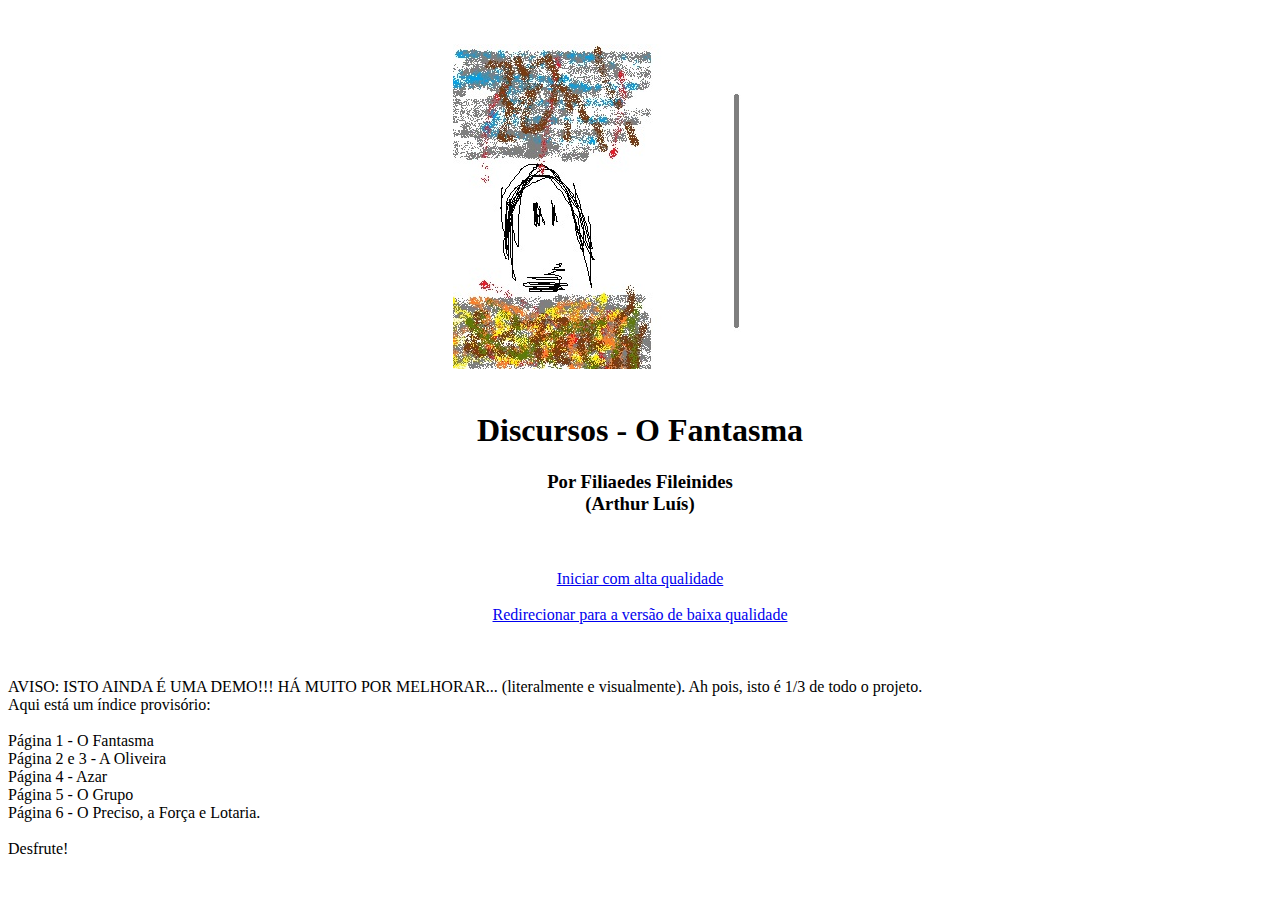
<file: index.html>
<!doctype html>
<html>
<head>
<meta charset="utf-8">
	
	<link rel="icon" type="image/x-icon" href="Capa e texto/favicon.ico">
	
<title>index</title>

<link href="css/estilos.css" rel="stylesheet" type="text/css">
	
</head>

<body>
	
	<center>
		
		<br>
		
		<br>
		
	<img src="Capa e texto/O FANTASMA.jpg" width="375" height="325" alt=""/>
		
		<br>
		
		<br>
		
		<h1> Discursos - O Fantasma </h1>
		
		<h3> Por Filiaedes Fileinides <br> (Arthur Luís) </h3>
		
		
		<br>
		
		<br>
		
		<a href="O Fantasma.html"> Iniciar com alta qualidade </a>

		<br>
		<br>

		<a href="index baixa qualidade.html"> Redirecionar para a versão de baixa qualidade </a>

		
		<br>
		
		<br>
		
	</center>

	<br>

	<br>
	
AVISO: ISTO AINDA É UMA DEMO!!! HÁ MUITO POR MELHORAR... (literalmente e visualmente).
Ah pois, isto é 1/3 de todo o projeto.
<br>
Aqui está um índice provisório:
<br>
<br>
Página 1 - O Fantasma
<br>
Página 2 e 3 - A Oliveira
<br>
Página 4 - Azar
<br>
Página 5 - O Grupo
<br>
Página 6 - O Preciso, a Força e Lotaria.

<br>
<br>
Desfrute!

</body>
</html>
</file>
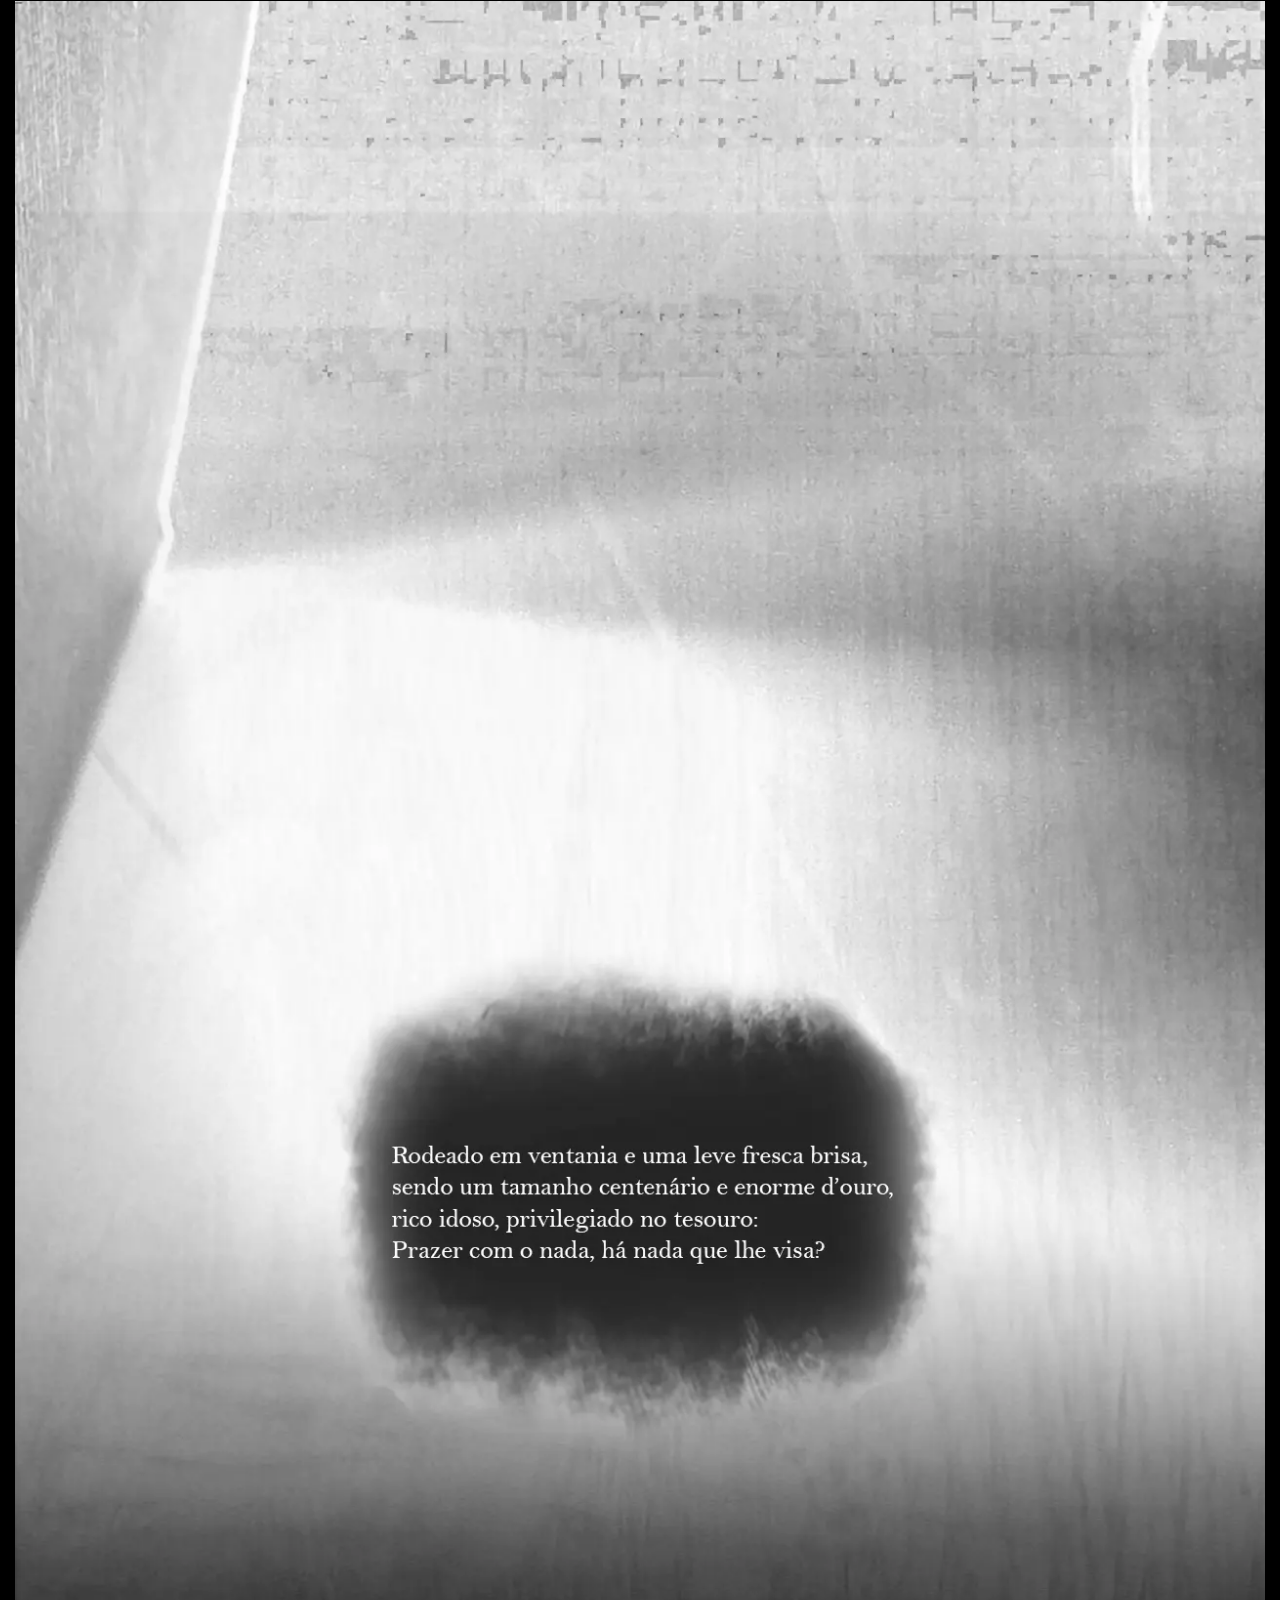
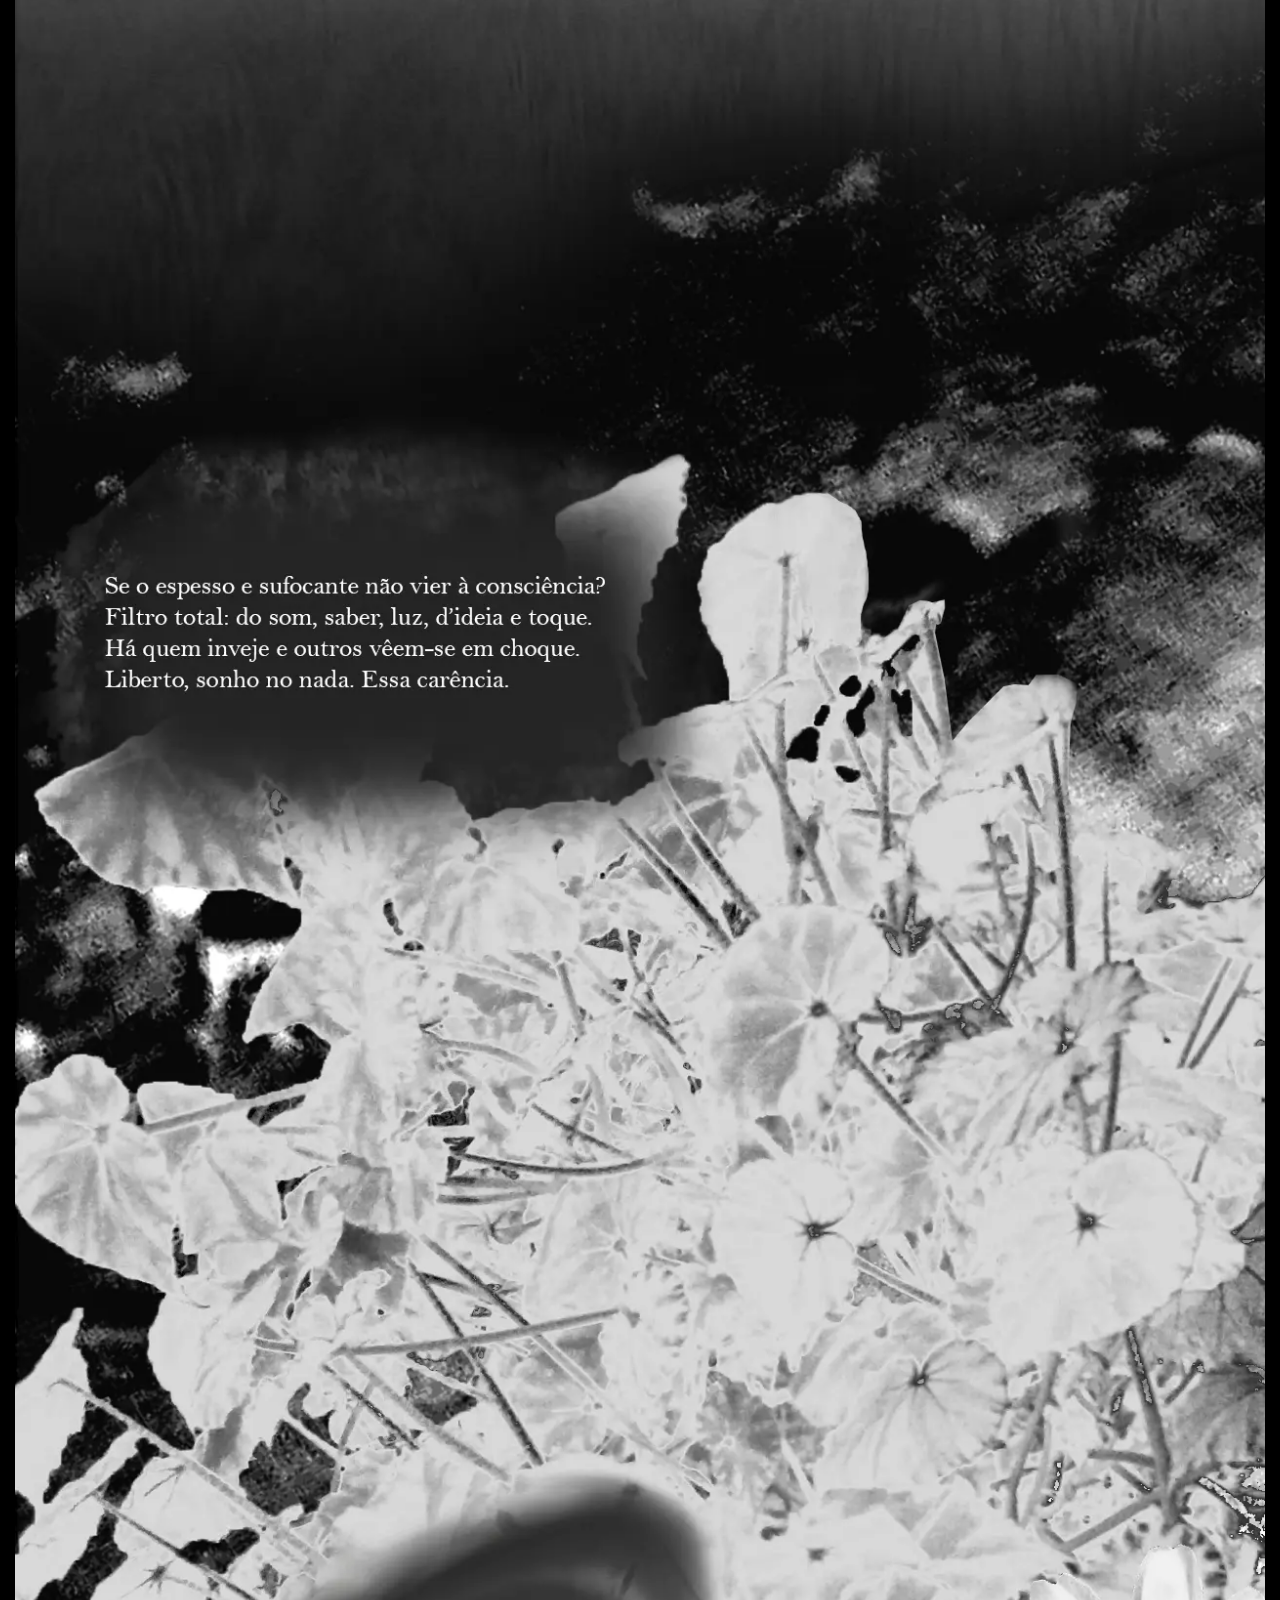
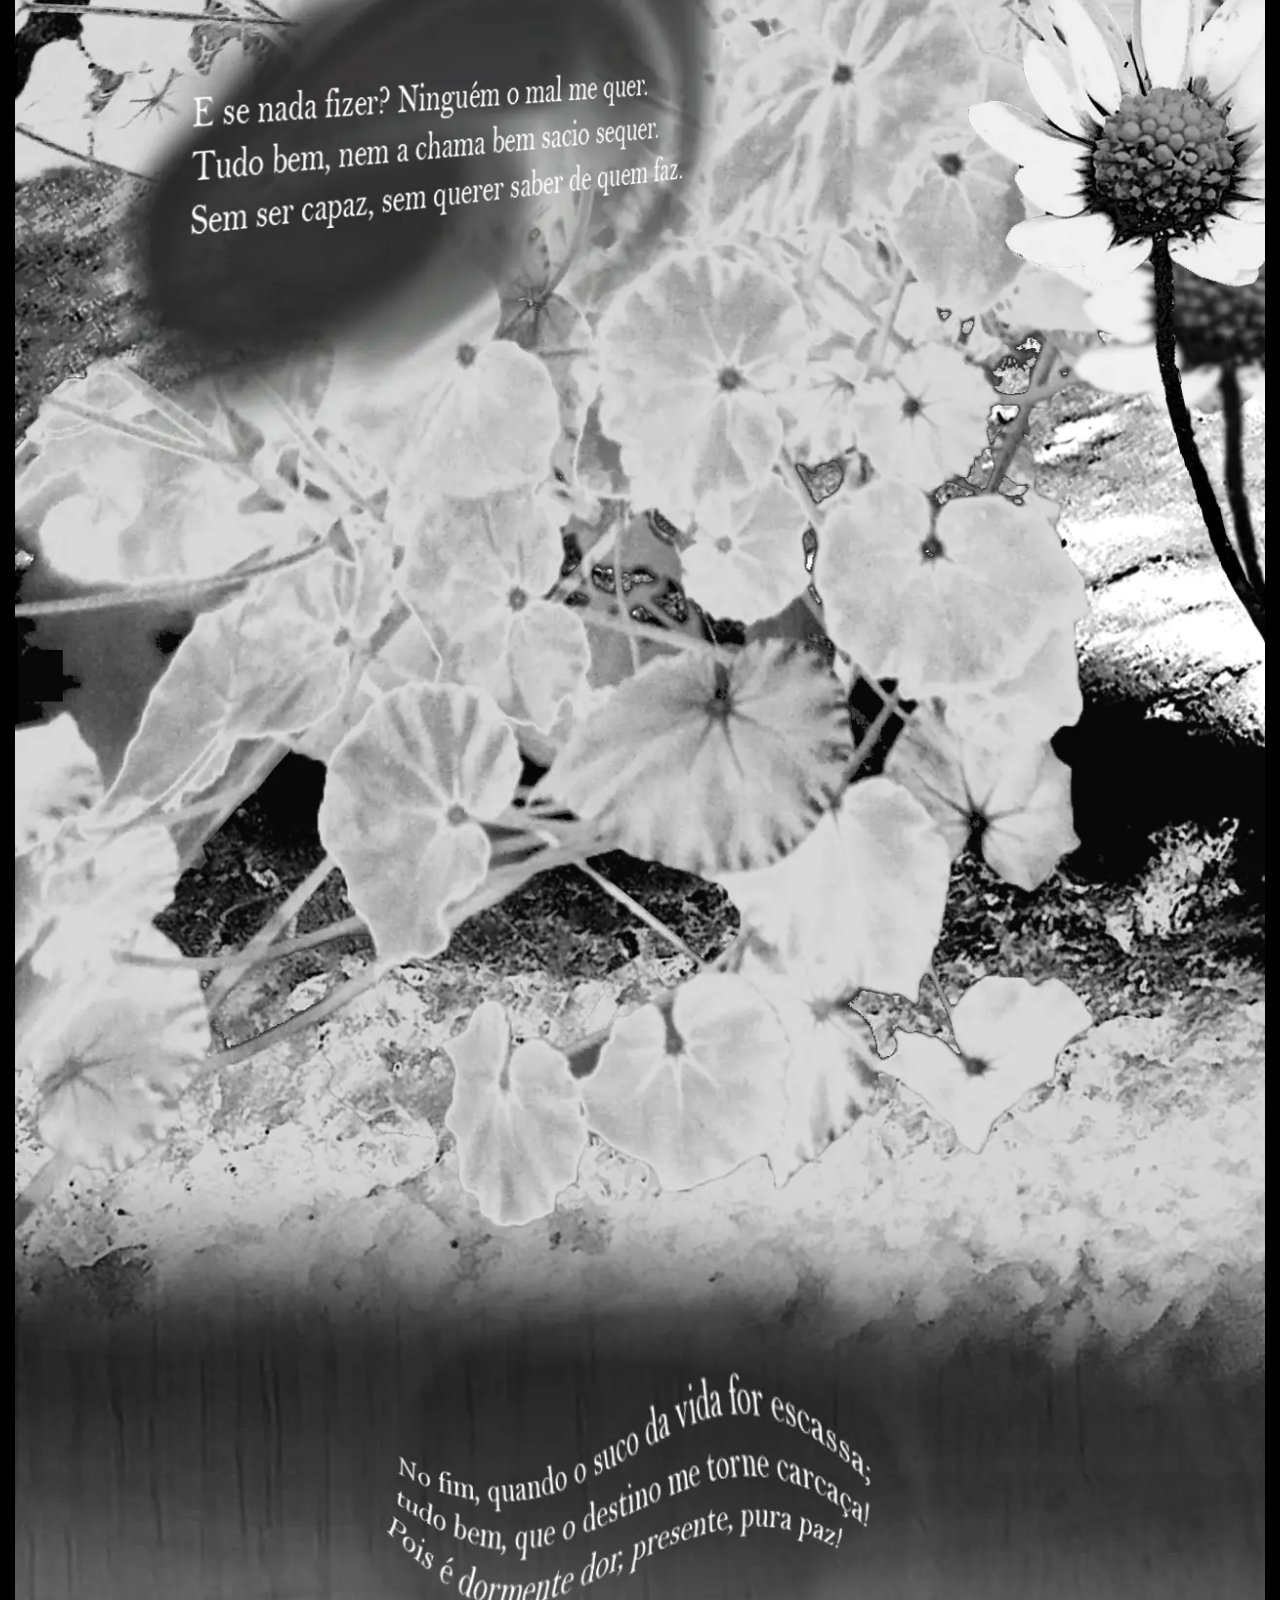
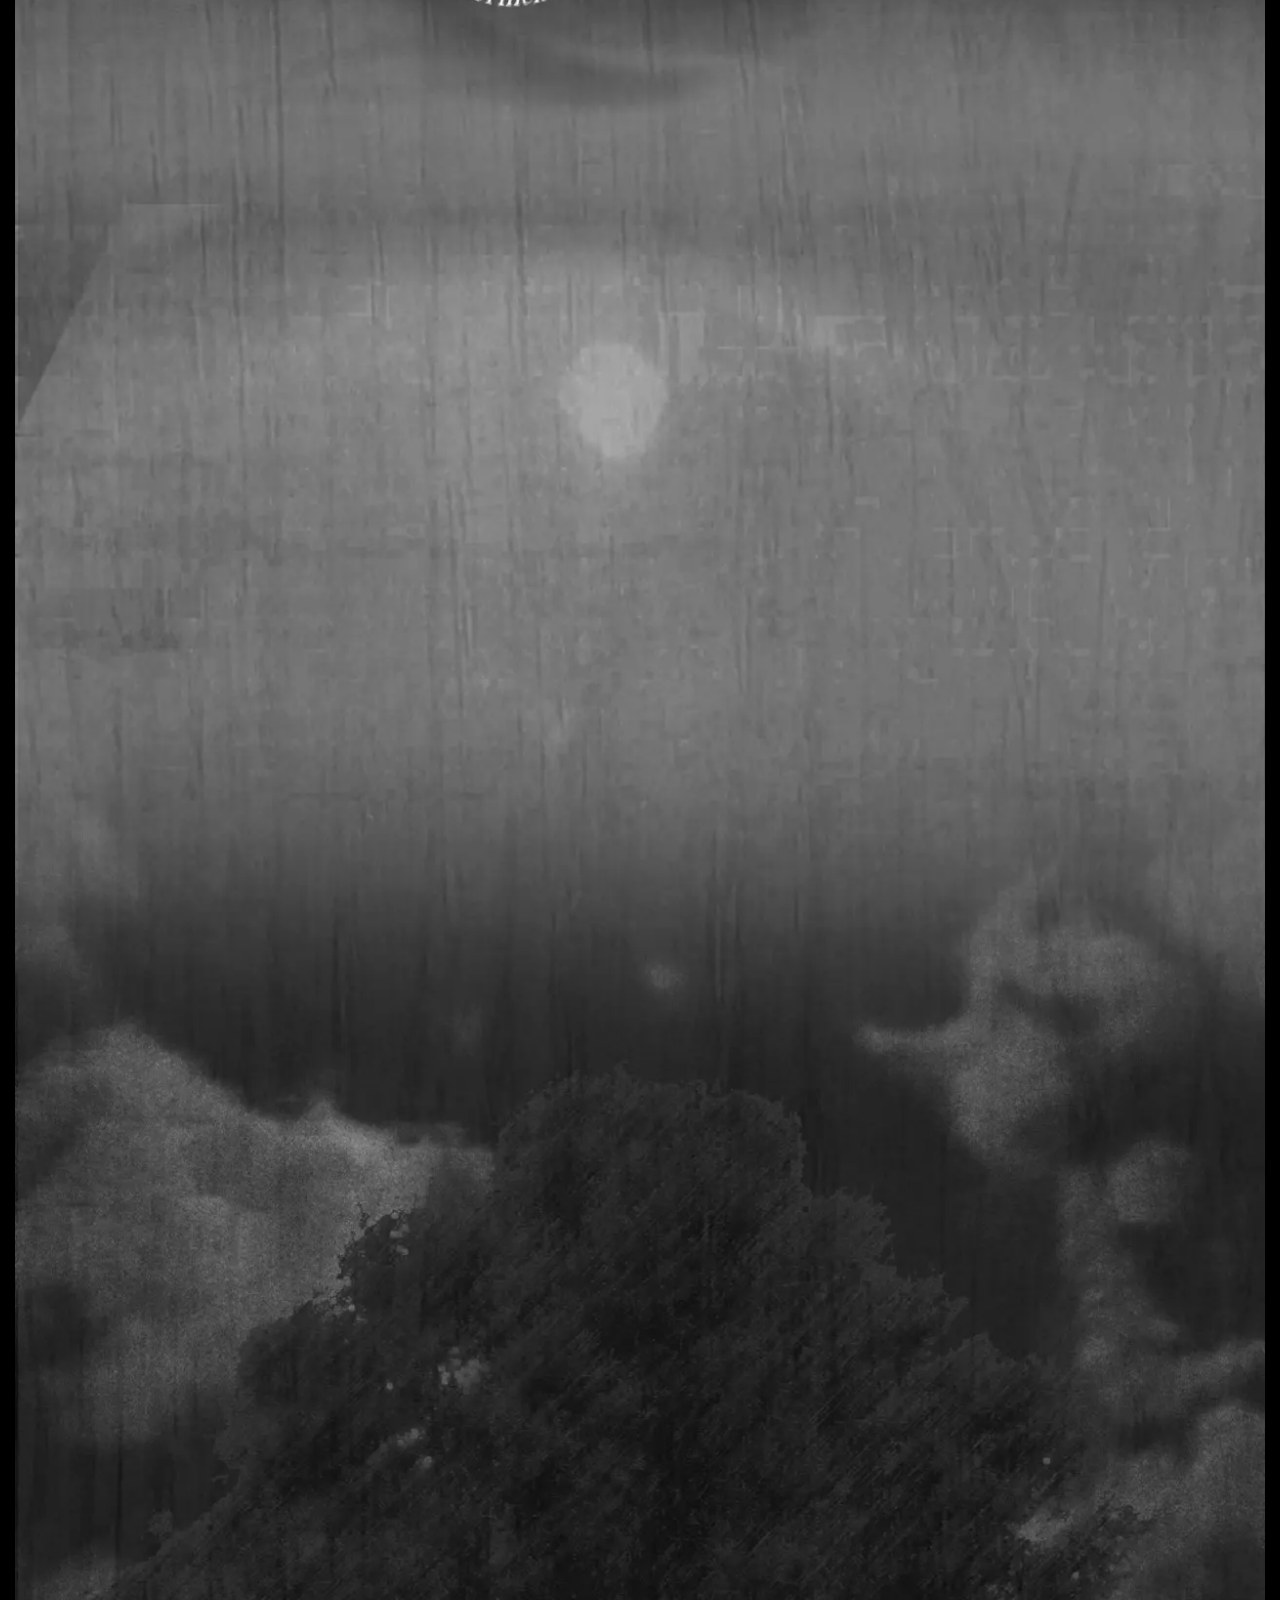
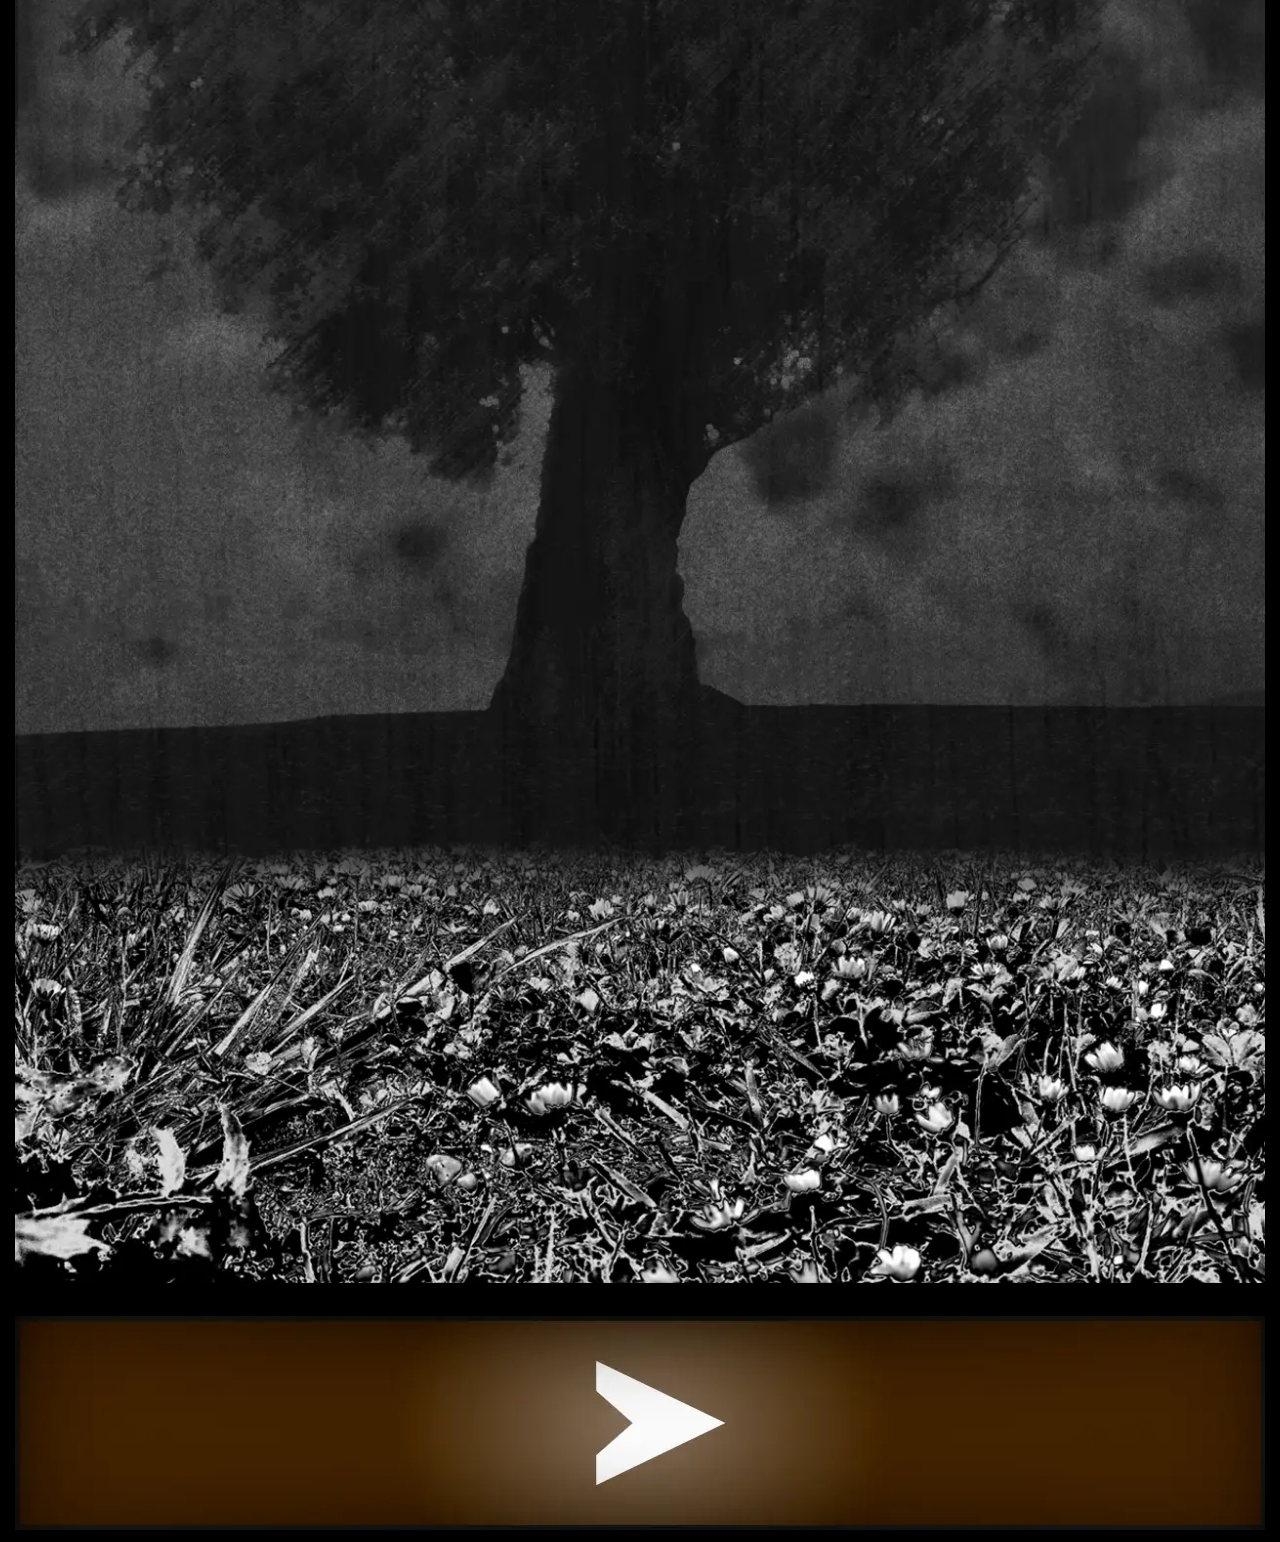
<file: A_OLIVEIRA parte 1 baixa qualidade.html>
<!doctype html>

<html>
	
<head>
	
<meta charset="utf-8">

<link rel="icon" type="image/x-icon" href="Capa e texto/favicon.ico">

<title>A OLIVEIRA parte 1</title>
	
<link href="css/estilos.css" rel="stylesheet" type="text/css">
	
		<style>
	
		body {background-color: #000000};
		
	</style>
	
</head>

<body>

	<center>
	  
  <div class="discurso">
	
	<img src="image/A OLIVEIRA parte 1.webp" width="1250" height="" alt=""/>
		
	</div>
		
		<br>
		
		<br>
	
		<a href="A_OLIVEIRA parte 2 baixa qualidade.html"><img src="image/botão.webp" width="1250" height="214" alt=""/></a>
		
		<br>
		
</center>
	
</body>
	
</html>
</file>
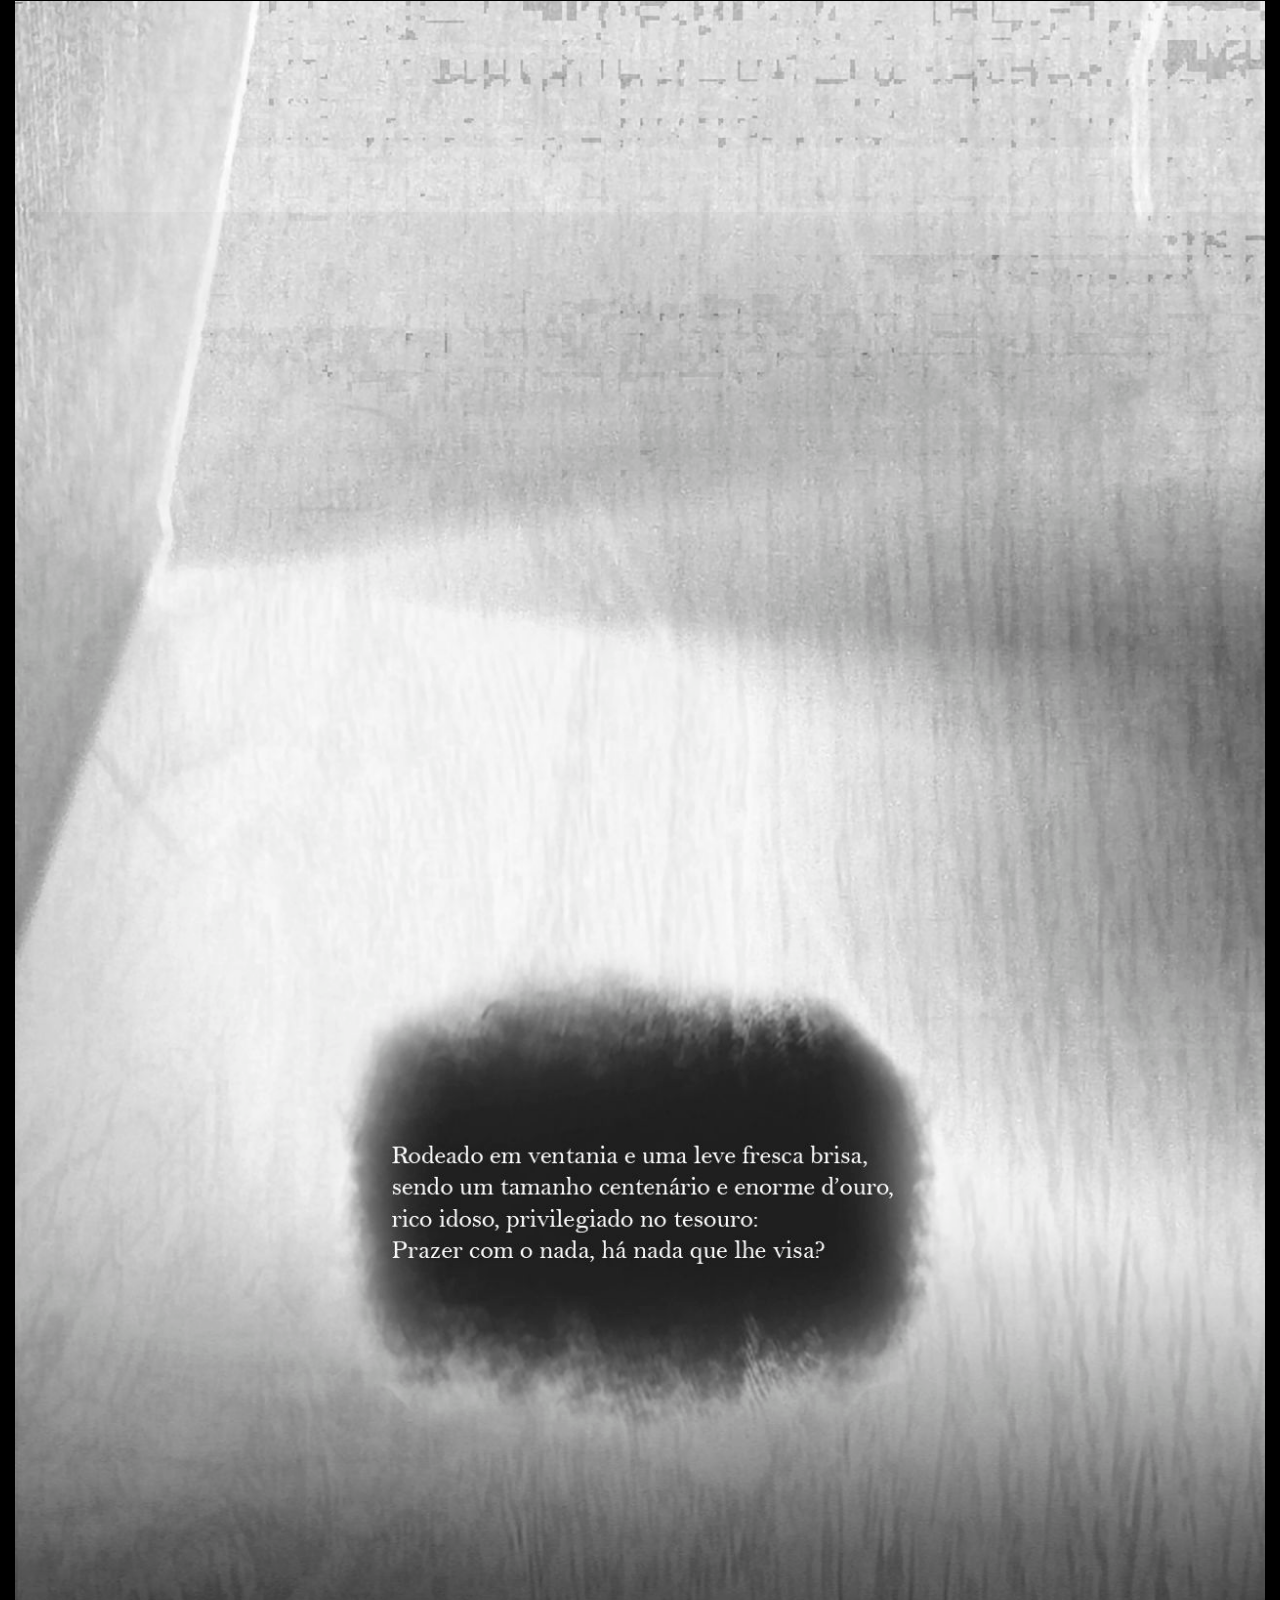
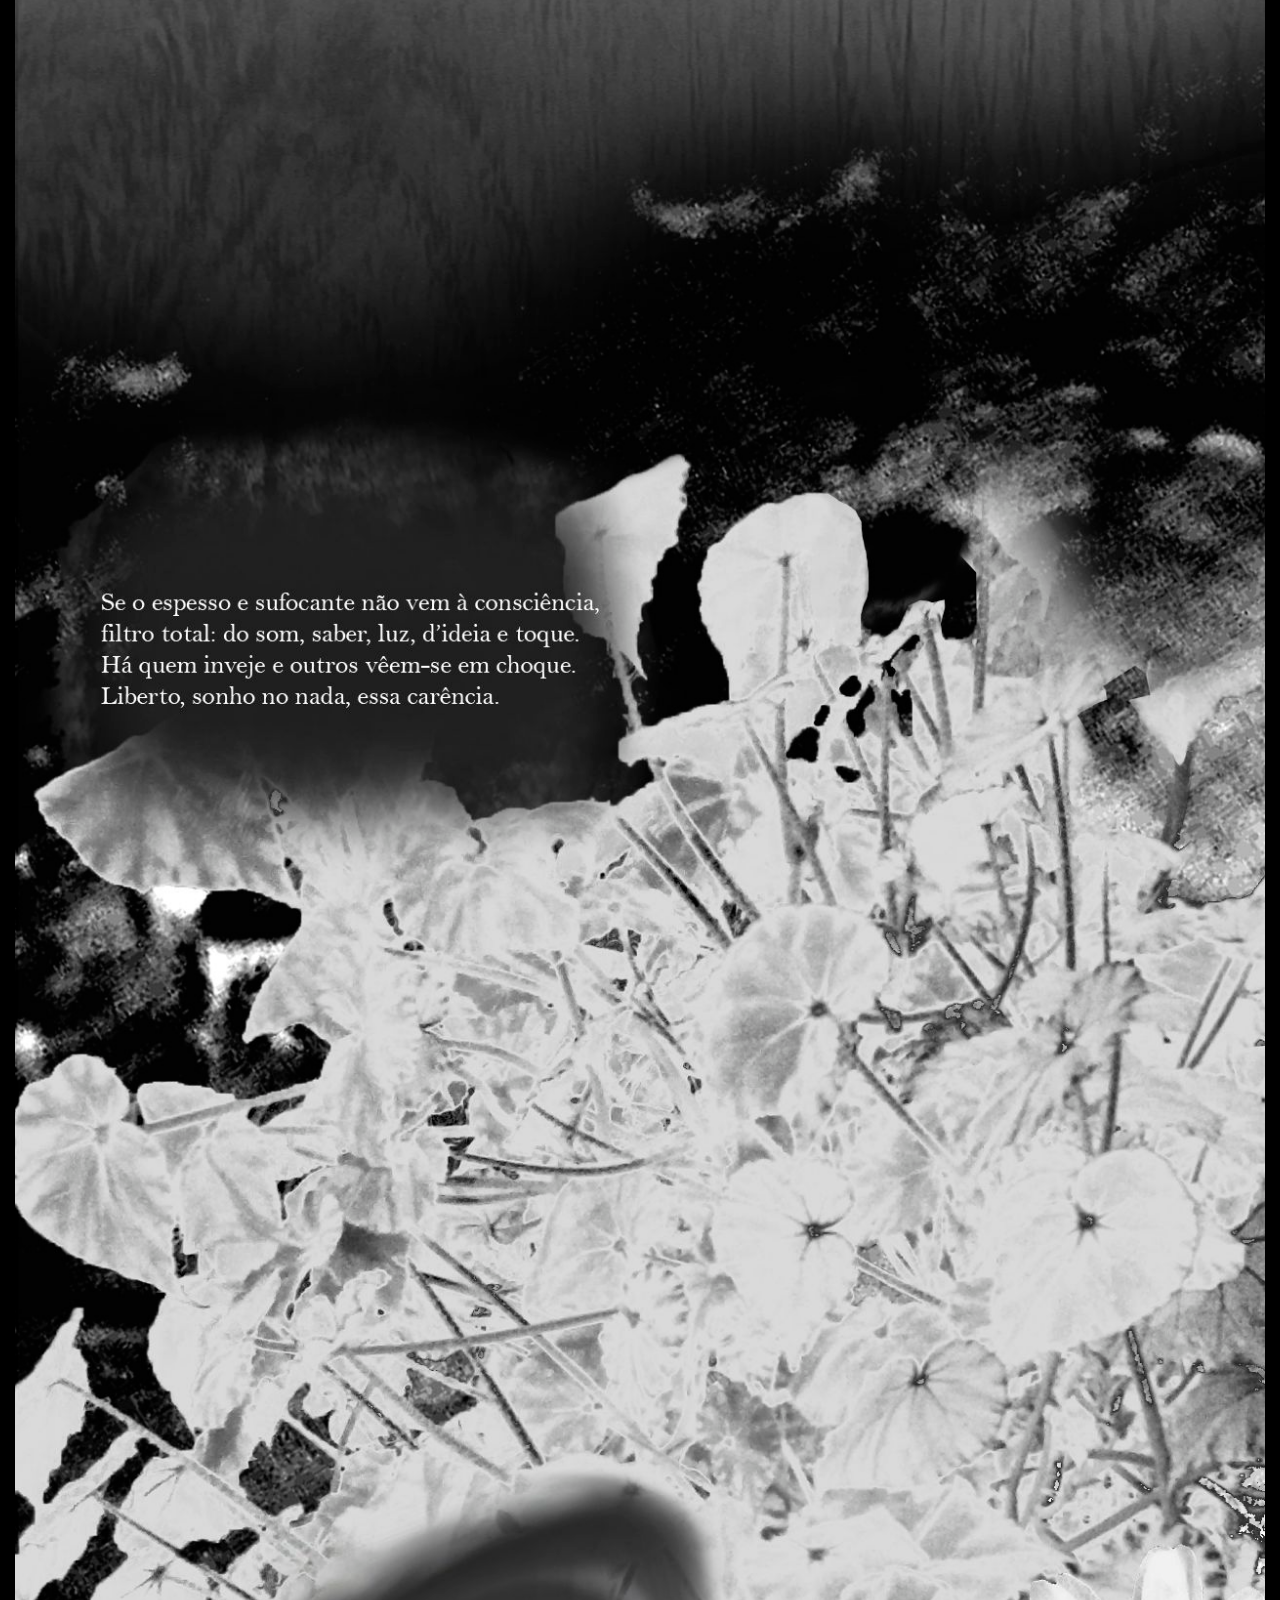
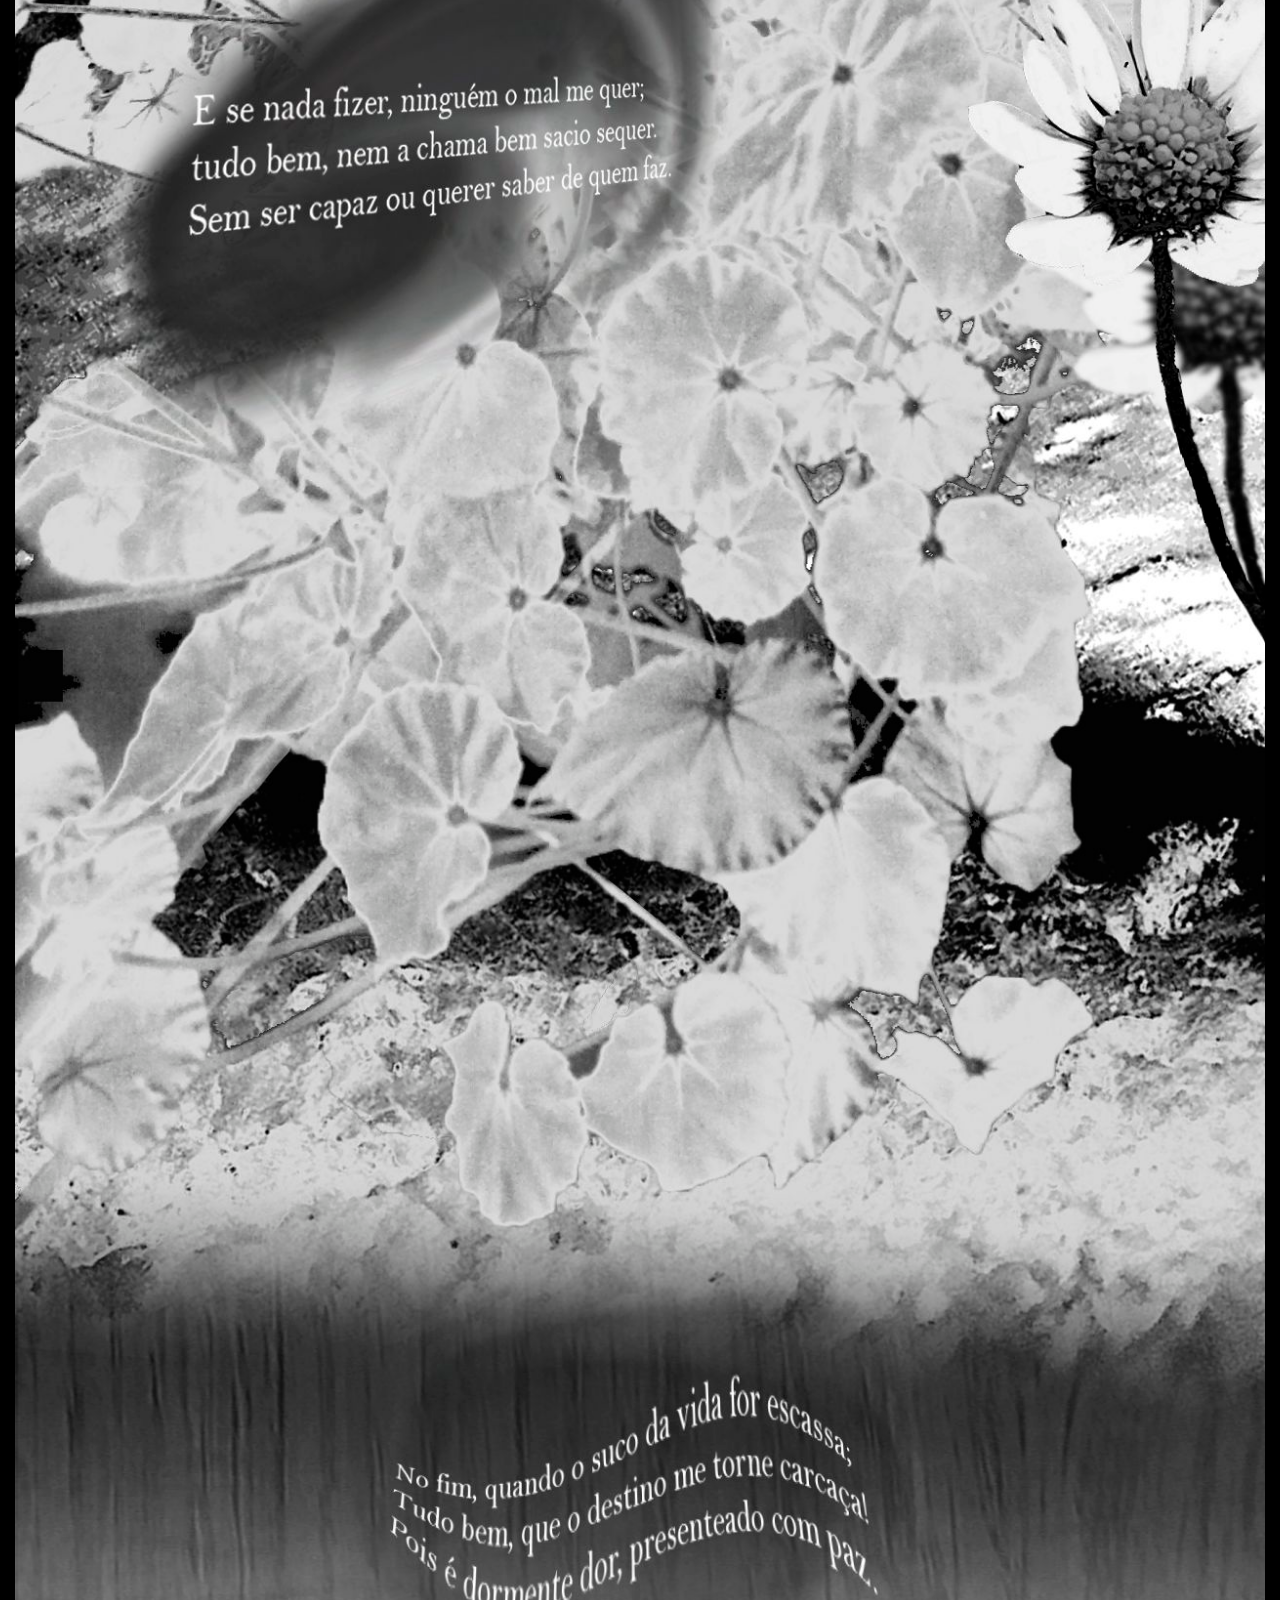
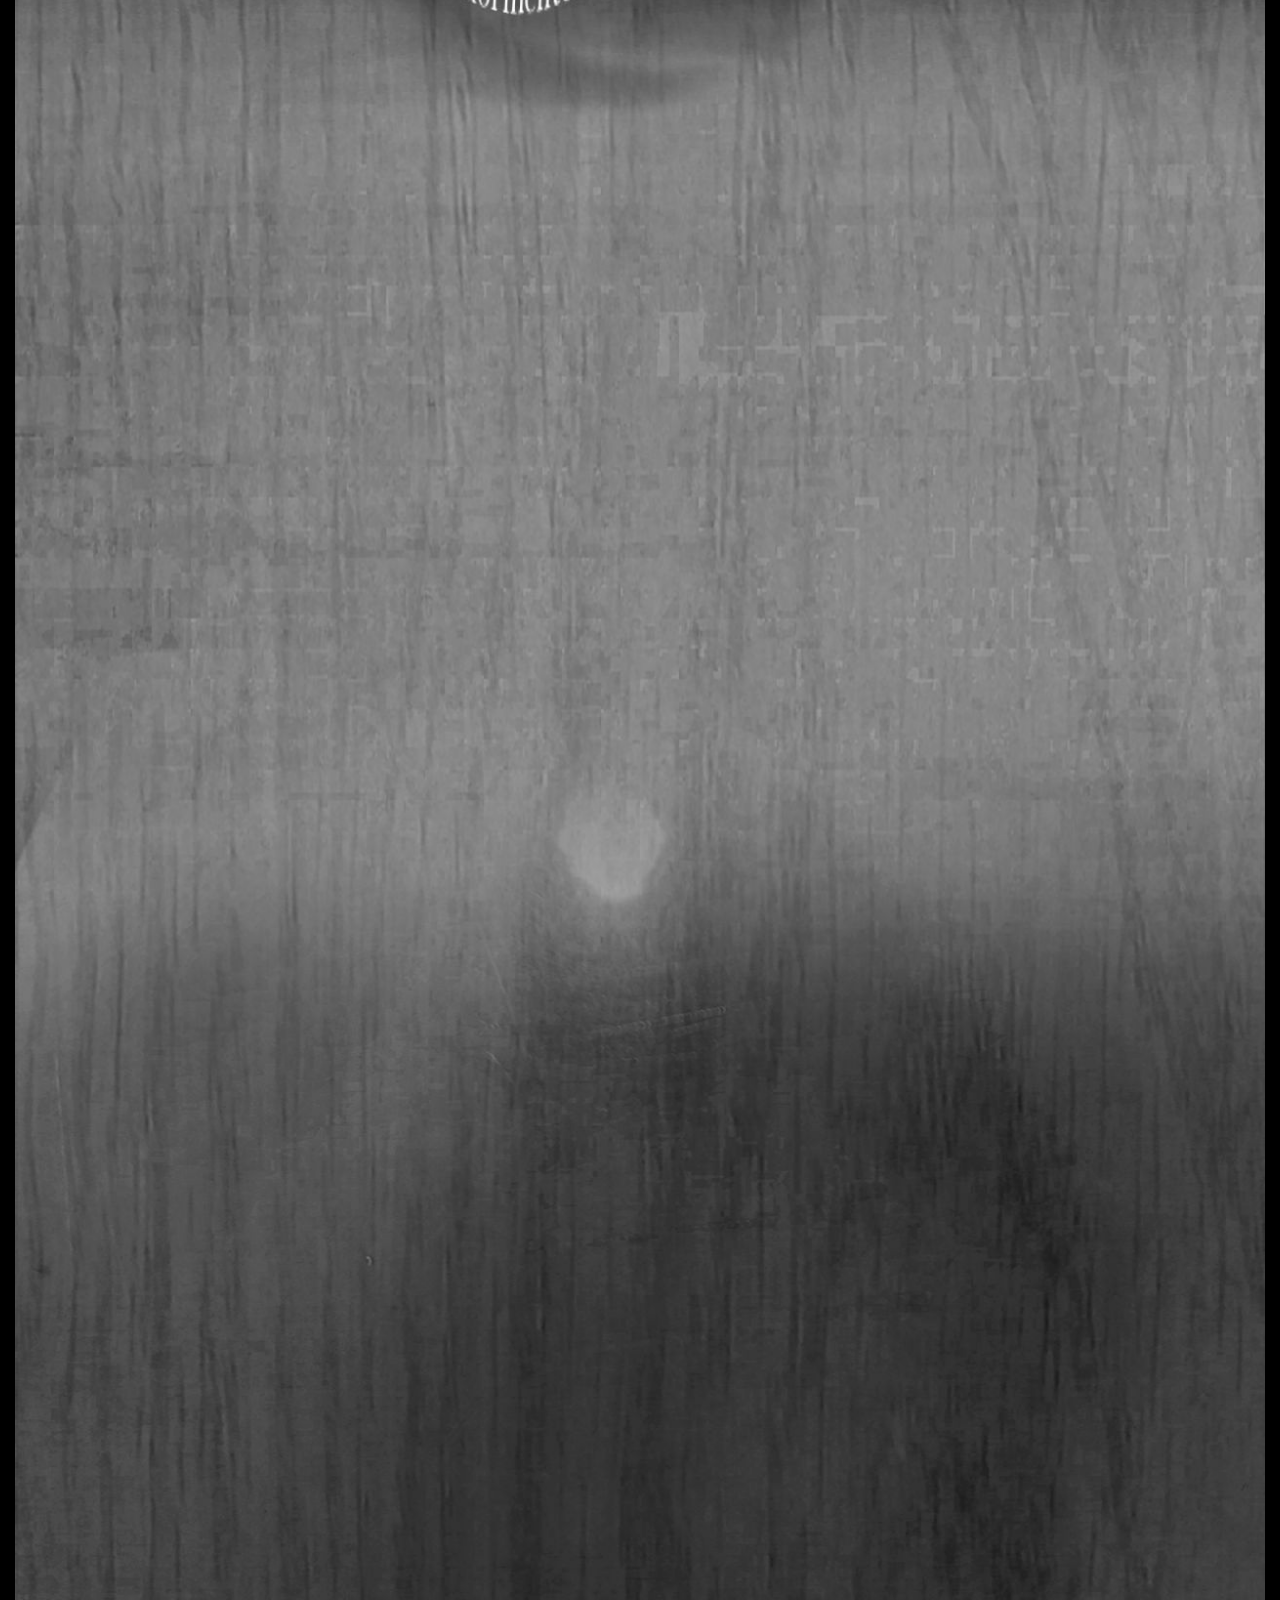
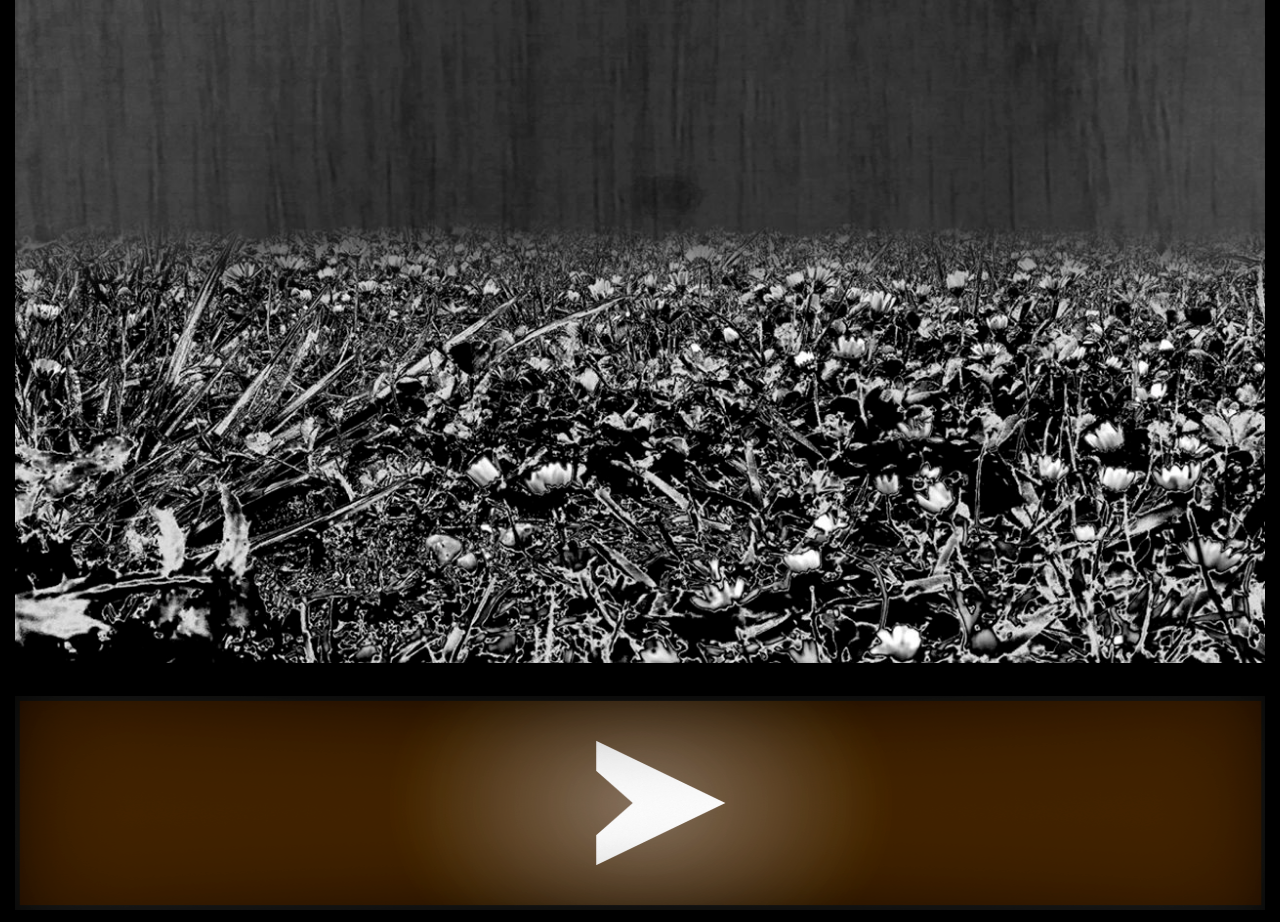
<file: A_OLIVEIRA parte 1.html>
<!doctype html>

<html>
	
<head>
	
<meta charset="utf-8">
	
<title>A OLIVEIRA parte 1</title>
	
<link href="css/estilos.css" rel="stylesheet" type="text/css">
	
		<style>
	
		body {background-color: #000000};
		
	</style>
	
</head>

<body>

	<center>
	  
  <div class="discurso">
	
	<img src="image/A OLIVEIRA parte 1.jpg" width="1250" height="" alt=""/>
		
	</div>
		
		<br>
		
		<br>
	
		<a href="A_OLIVEIRA parte 2.html"><img src="image/botão.png" width="1250" height="214" alt=""/></a>
		
		<br>
		
</center>
	
</body>
	
</html>
</file>
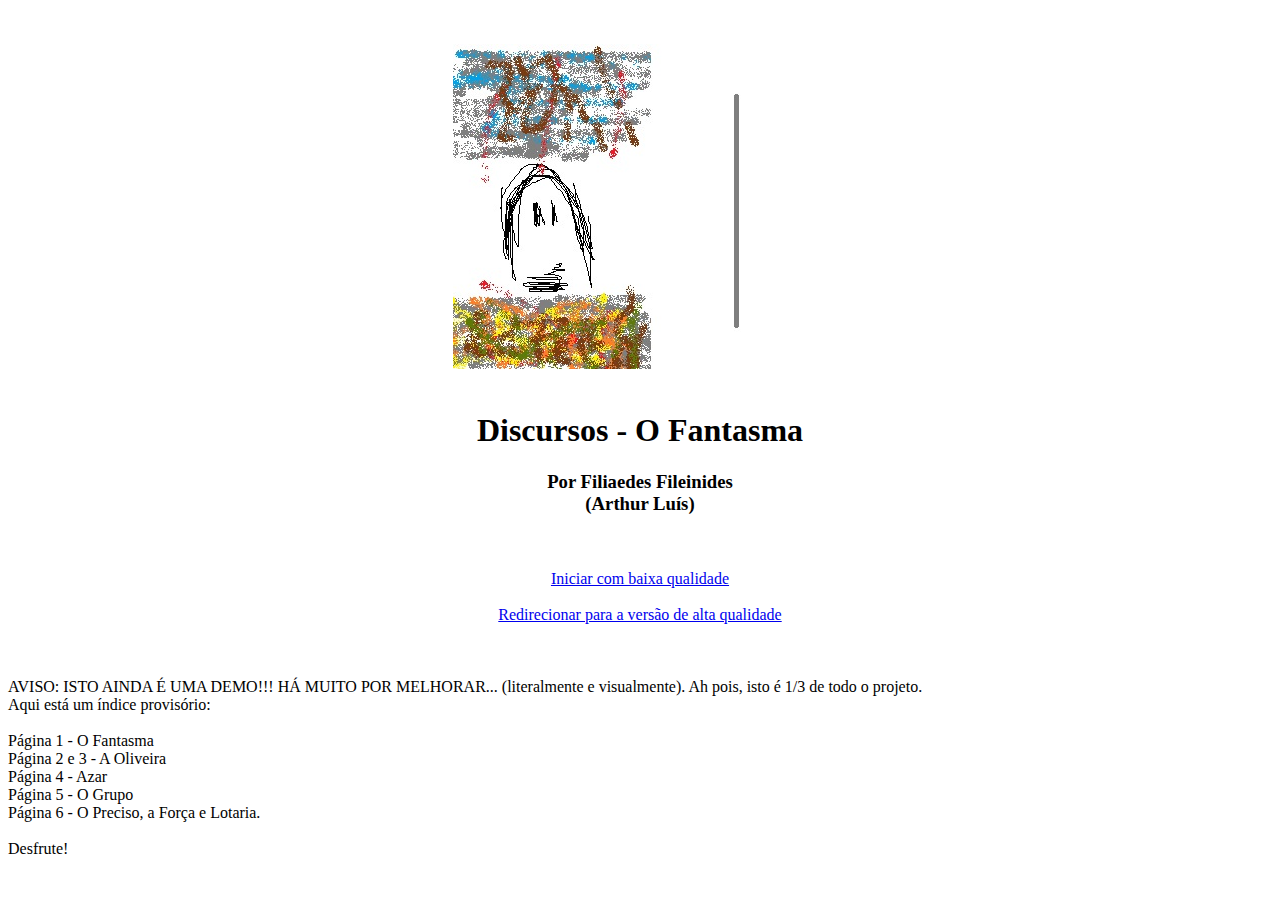
<file: index baixa qualidade.html>
<!doctype html>
<html>
<head>
<meta charset="utf-8">
	
	<link rel="icon" type="image/x-icon" href="Capa e texto/favicon.ico">
	
<title>index baixa qualidade</title>

<link href="css/estilos.css" rel="stylesheet" type="text/css">
	
</head>

<body>
	
	<center>
		
		<br>
		
		<br>
		
	<img src="Capa e texto/O FANTASMA.jpg" width="375" height="325" alt=""/>
		
		<br>
		
		<br>
		
		<h1> Discursos - O Fantasma </h1>
		
		<h3> Por Filiaedes Fileinides <br> (Arthur Luís) </h3>
		
		
		<br>
		
		<br>
		
		<a href="O Fantasma baixa qualidade.html"> Iniciar com baixa qualidade </a>

		<br>
		<br>

		<a href="index.html"> Redirecionar para a versão de alta qualidade </a>

		<br>
		
		<br>
		
	</center>

	<br>

	<br>
	
AVISO: ISTO AINDA É UMA DEMO!!! HÁ MUITO POR MELHORAR... (literalmente e visualmente).
Ah pois, isto é 1/3 de todo o projeto.
<br>
Aqui está um índice provisório:
<br>
<br>
Página 1 - O Fantasma
<br>
Página 2 e 3 - A Oliveira
<br>
Página 4 - Azar
<br>
Página 5 - O Grupo
<br>
Página 6 - O Preciso, a Força e Lotaria.

<br>
<br>
Desfrute!

</body>
</html>
</file>
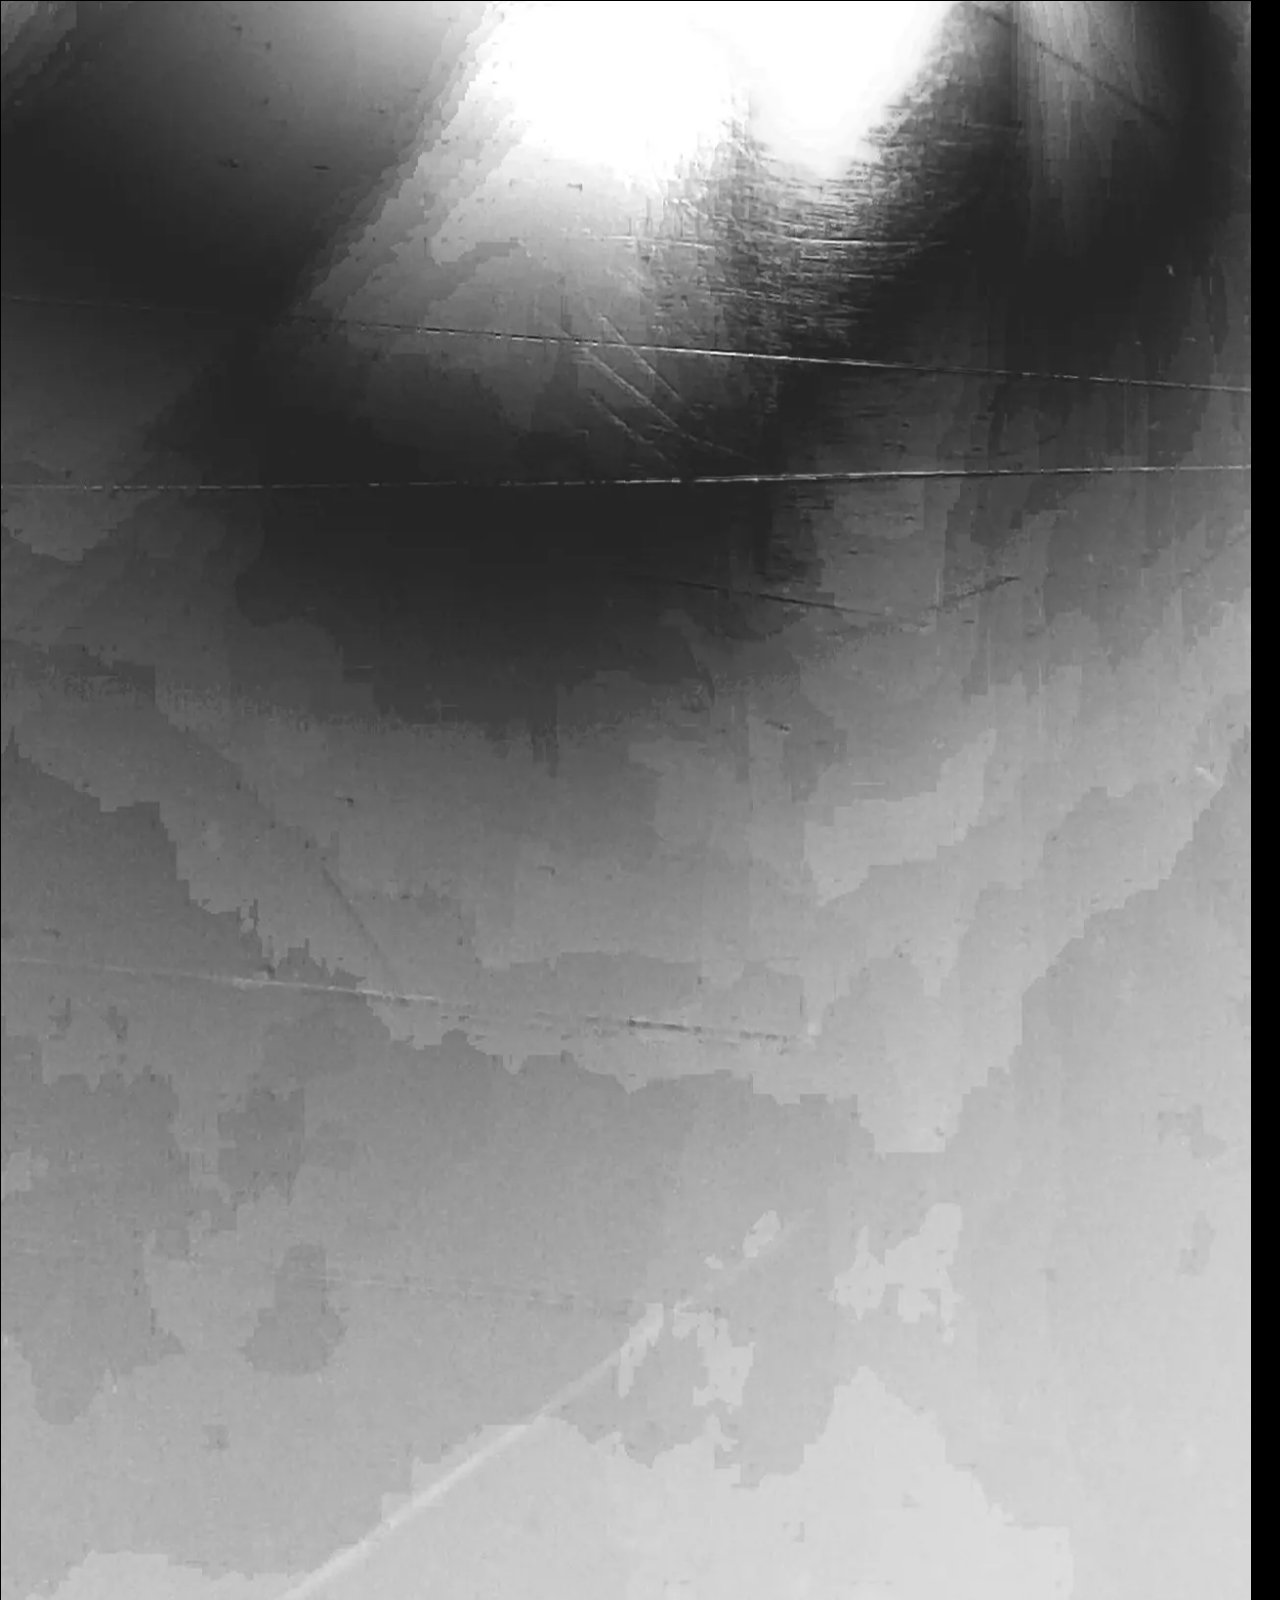
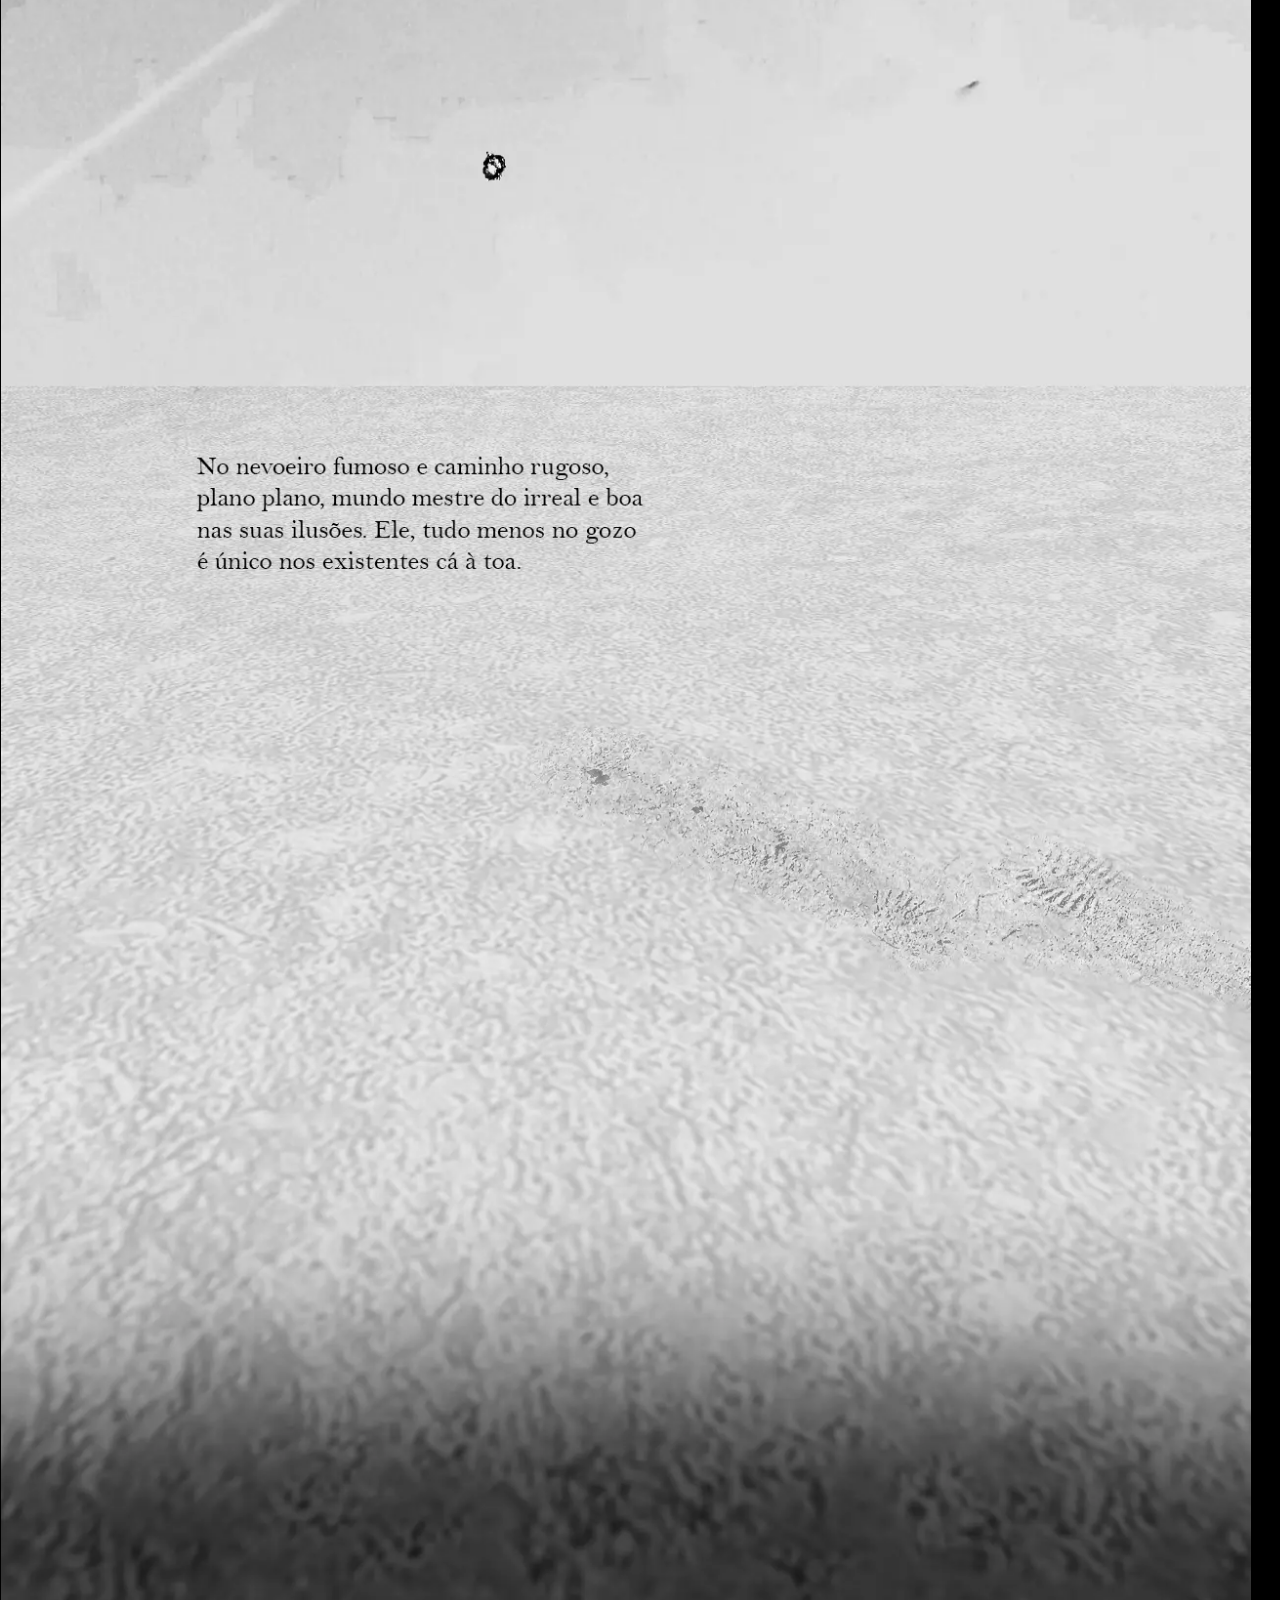
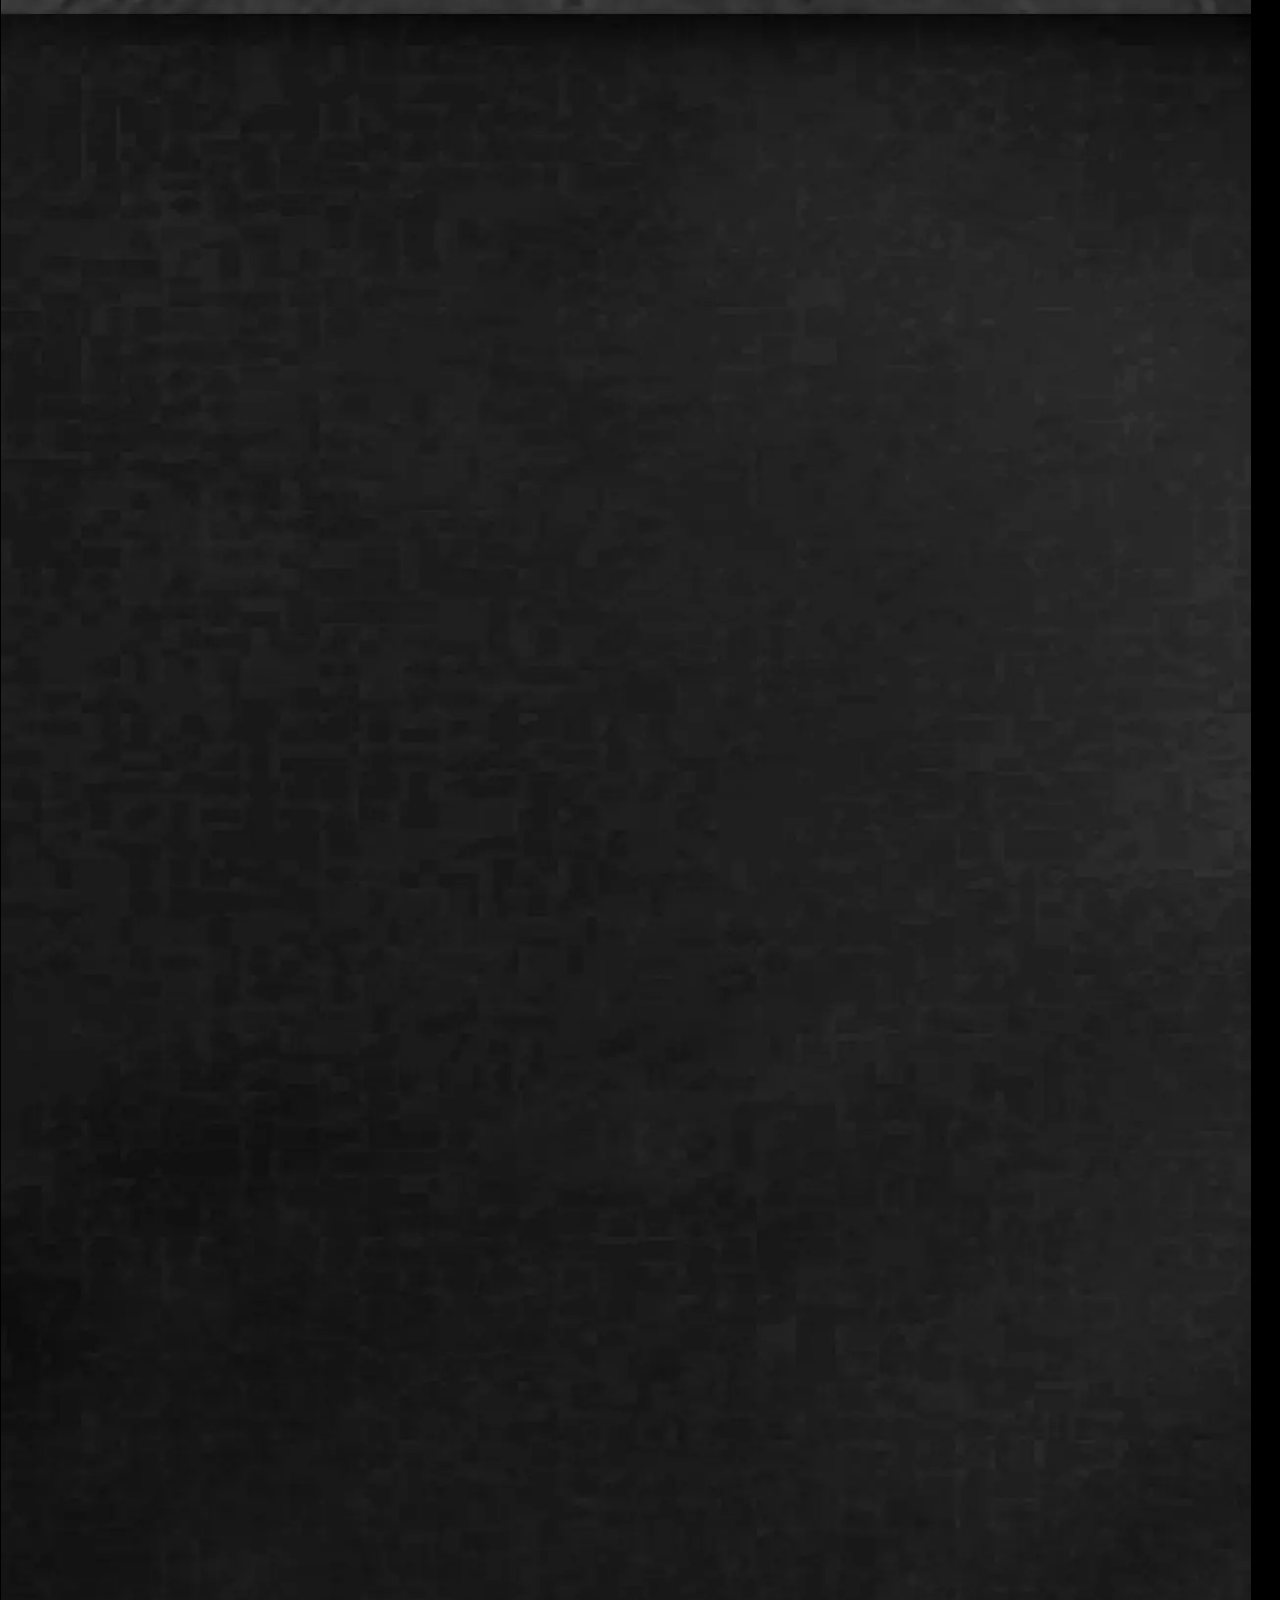
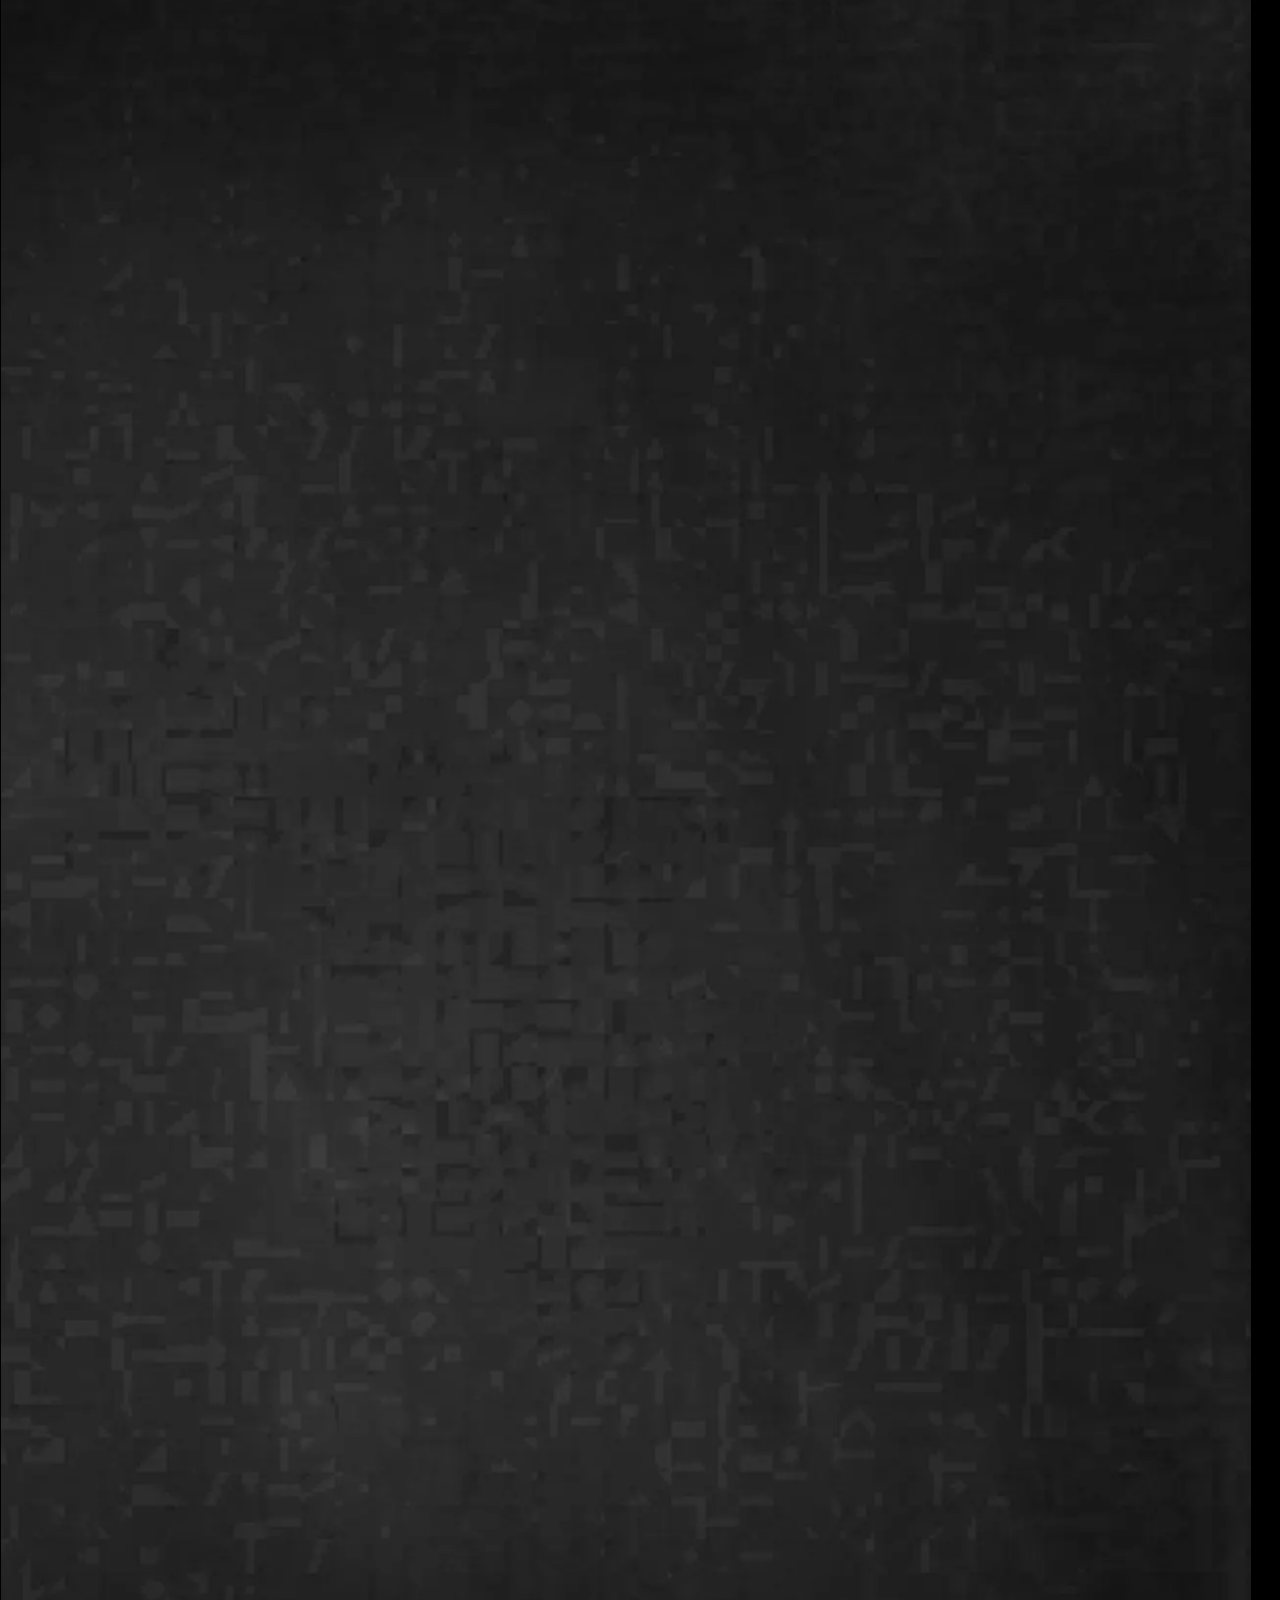
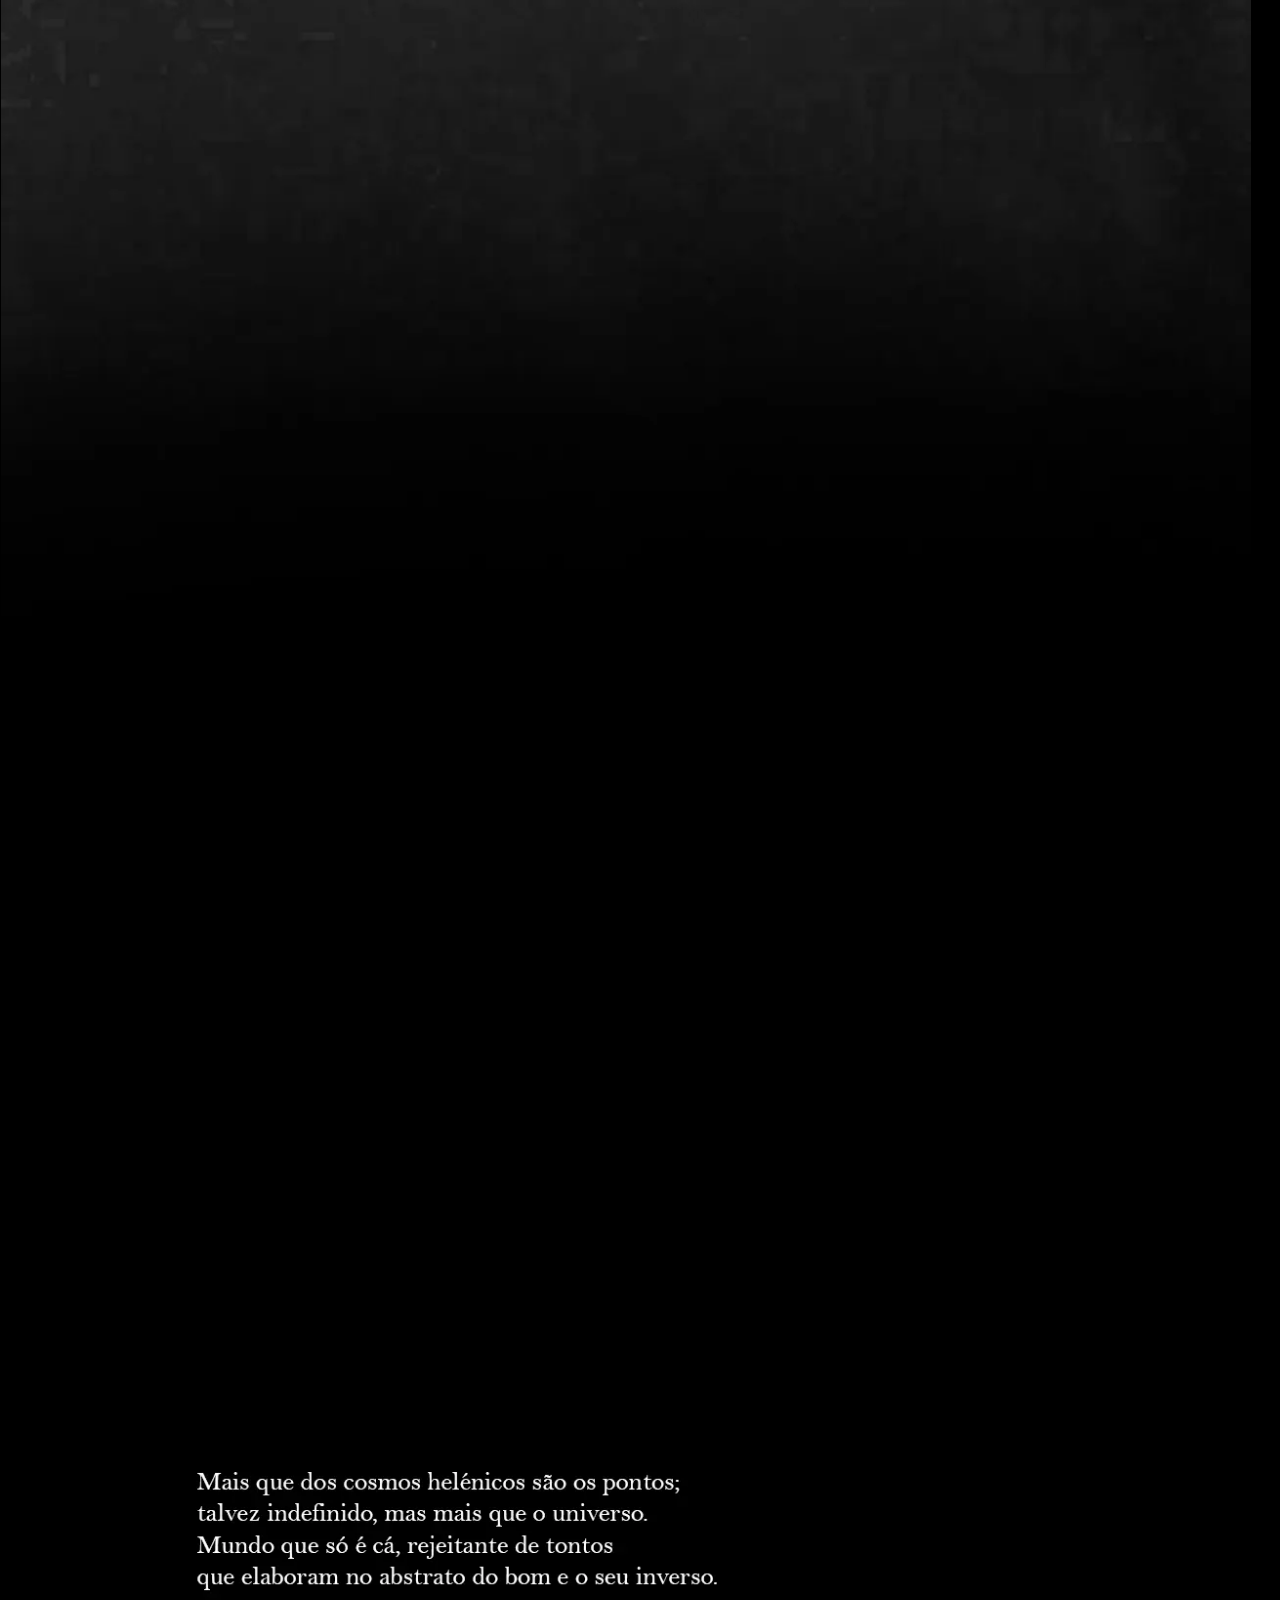
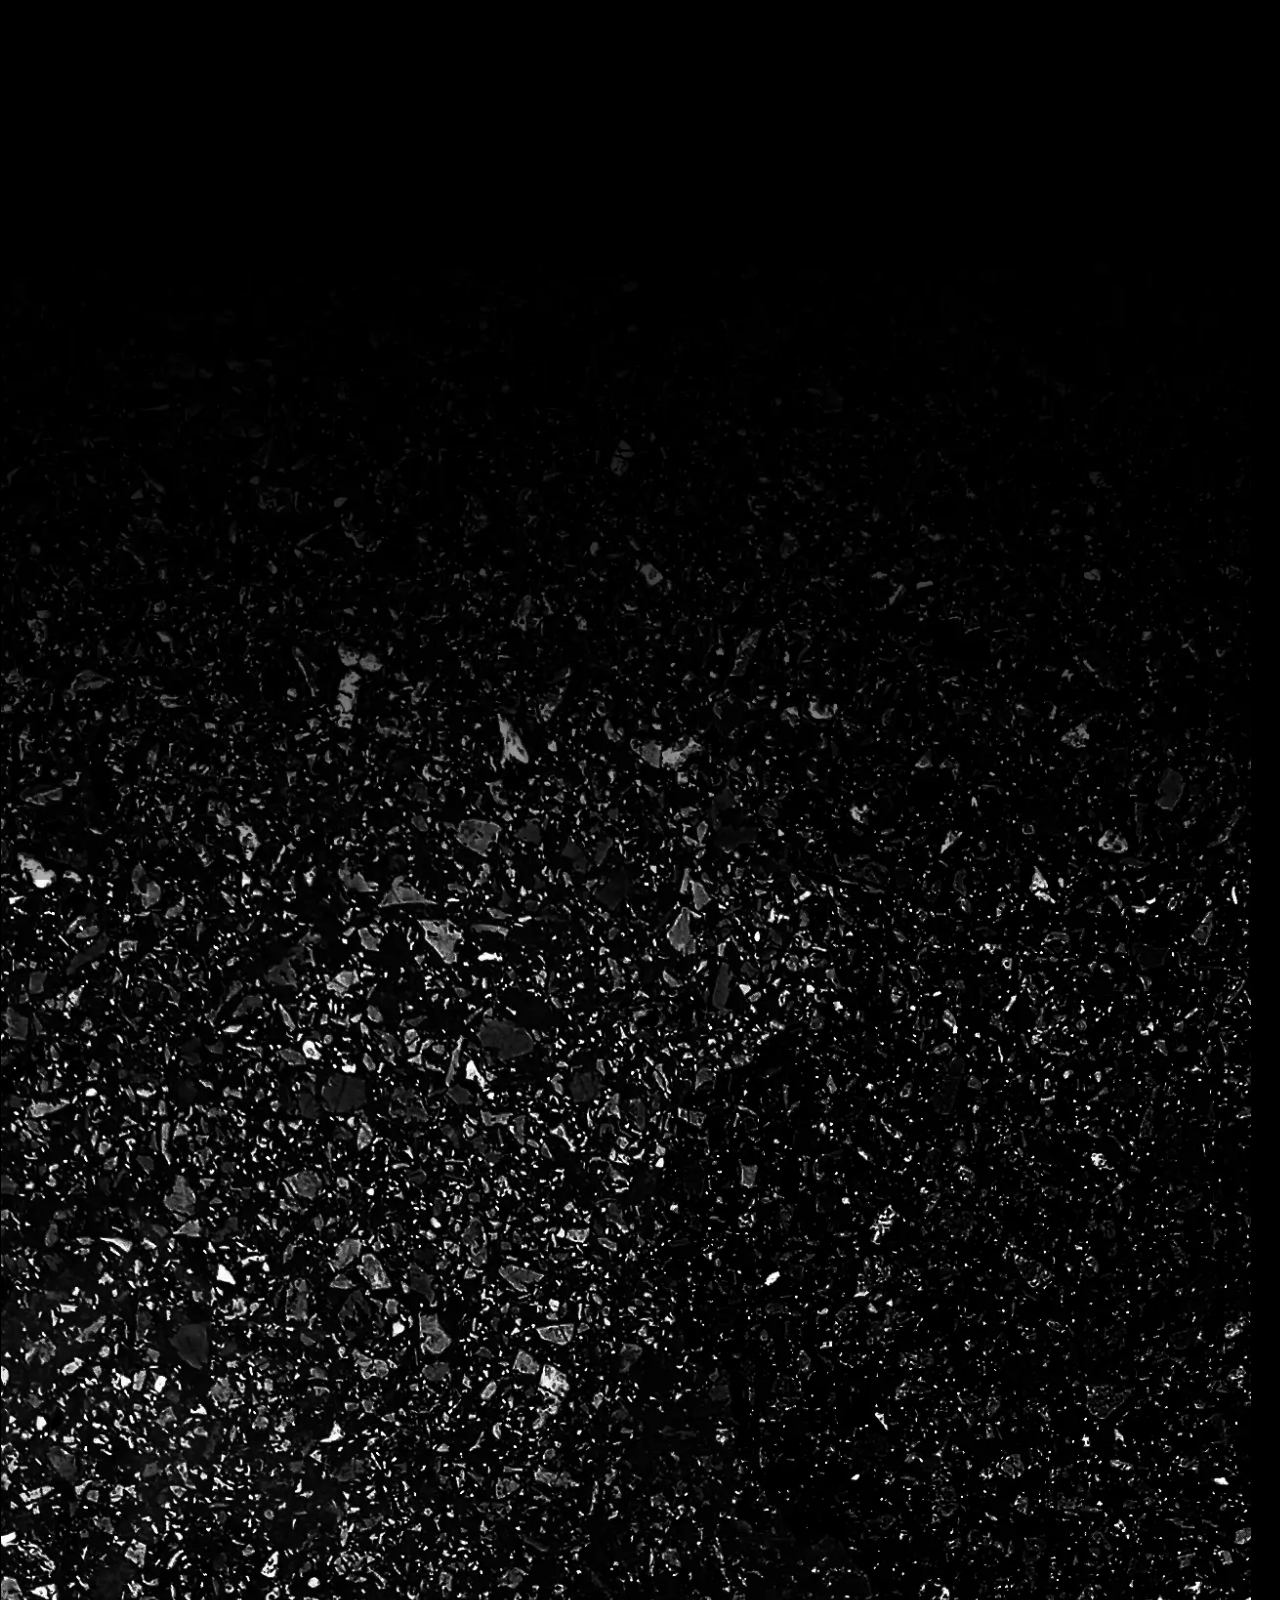
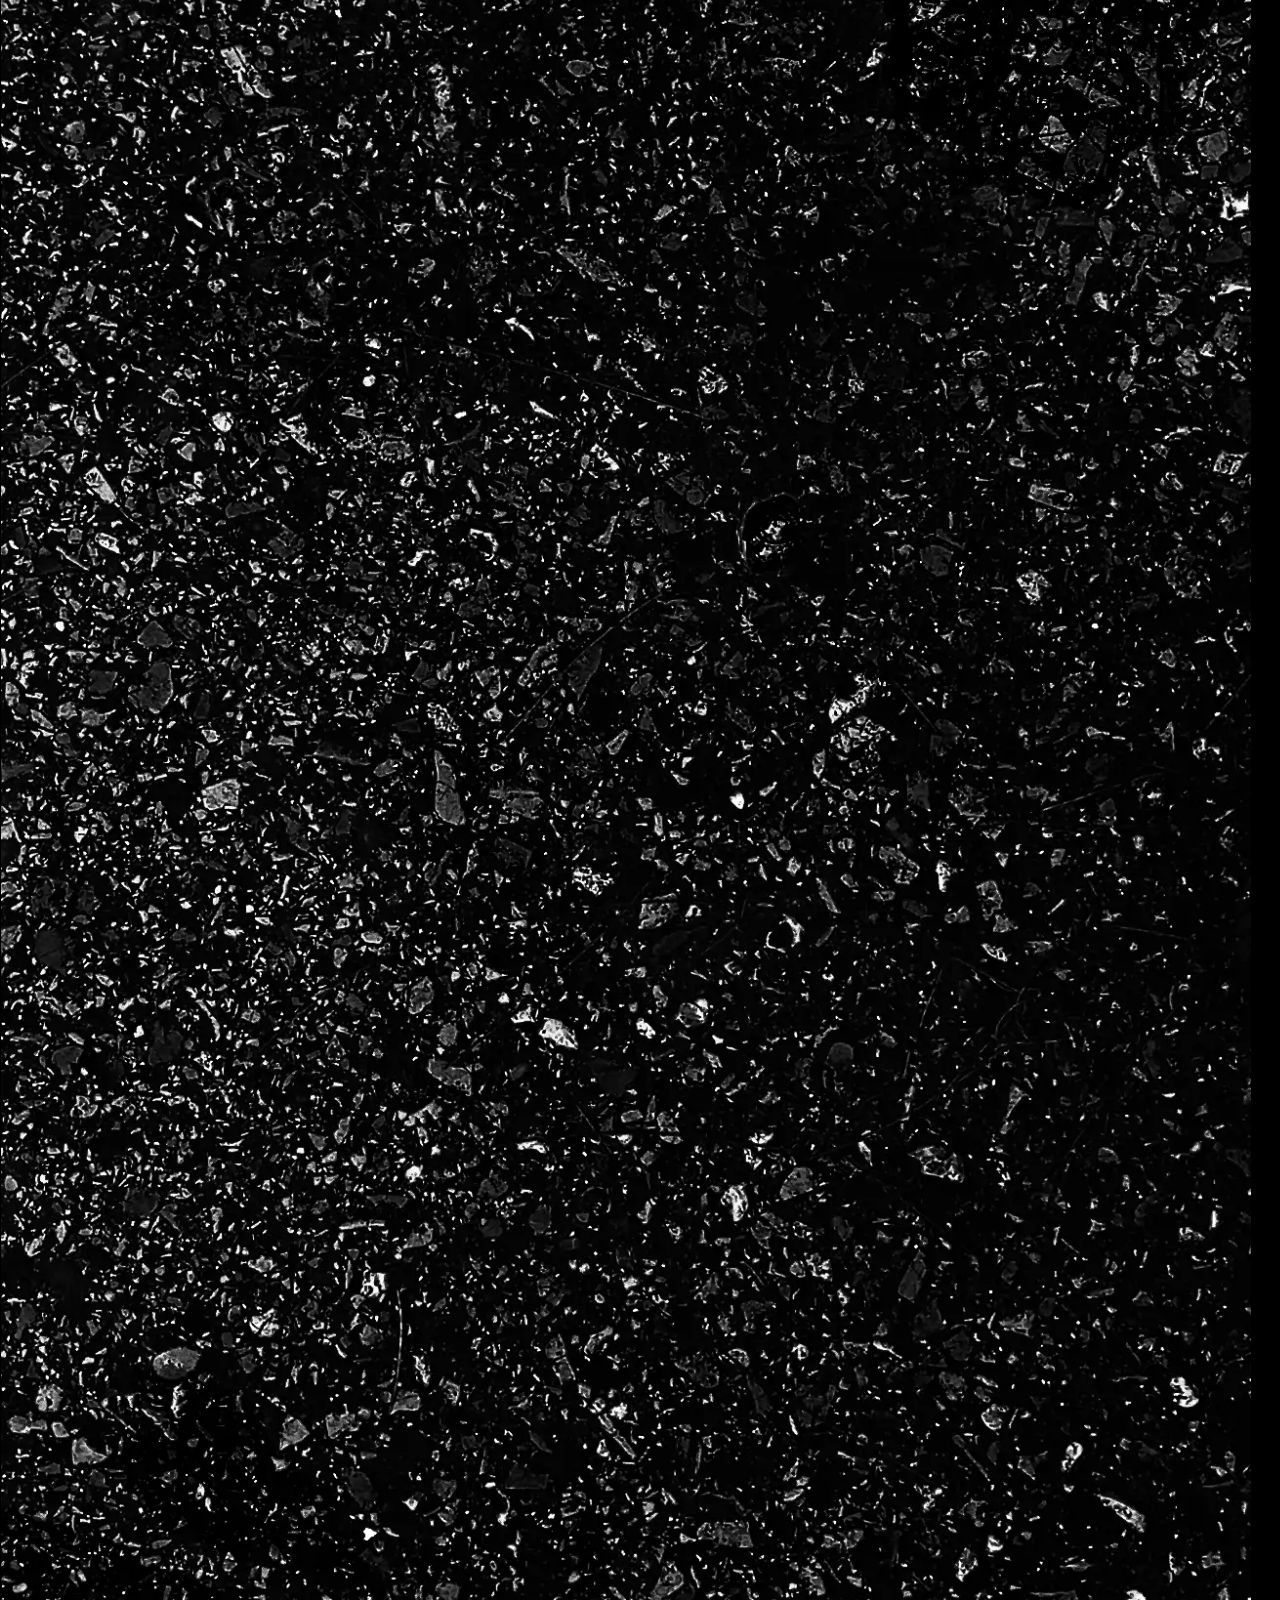
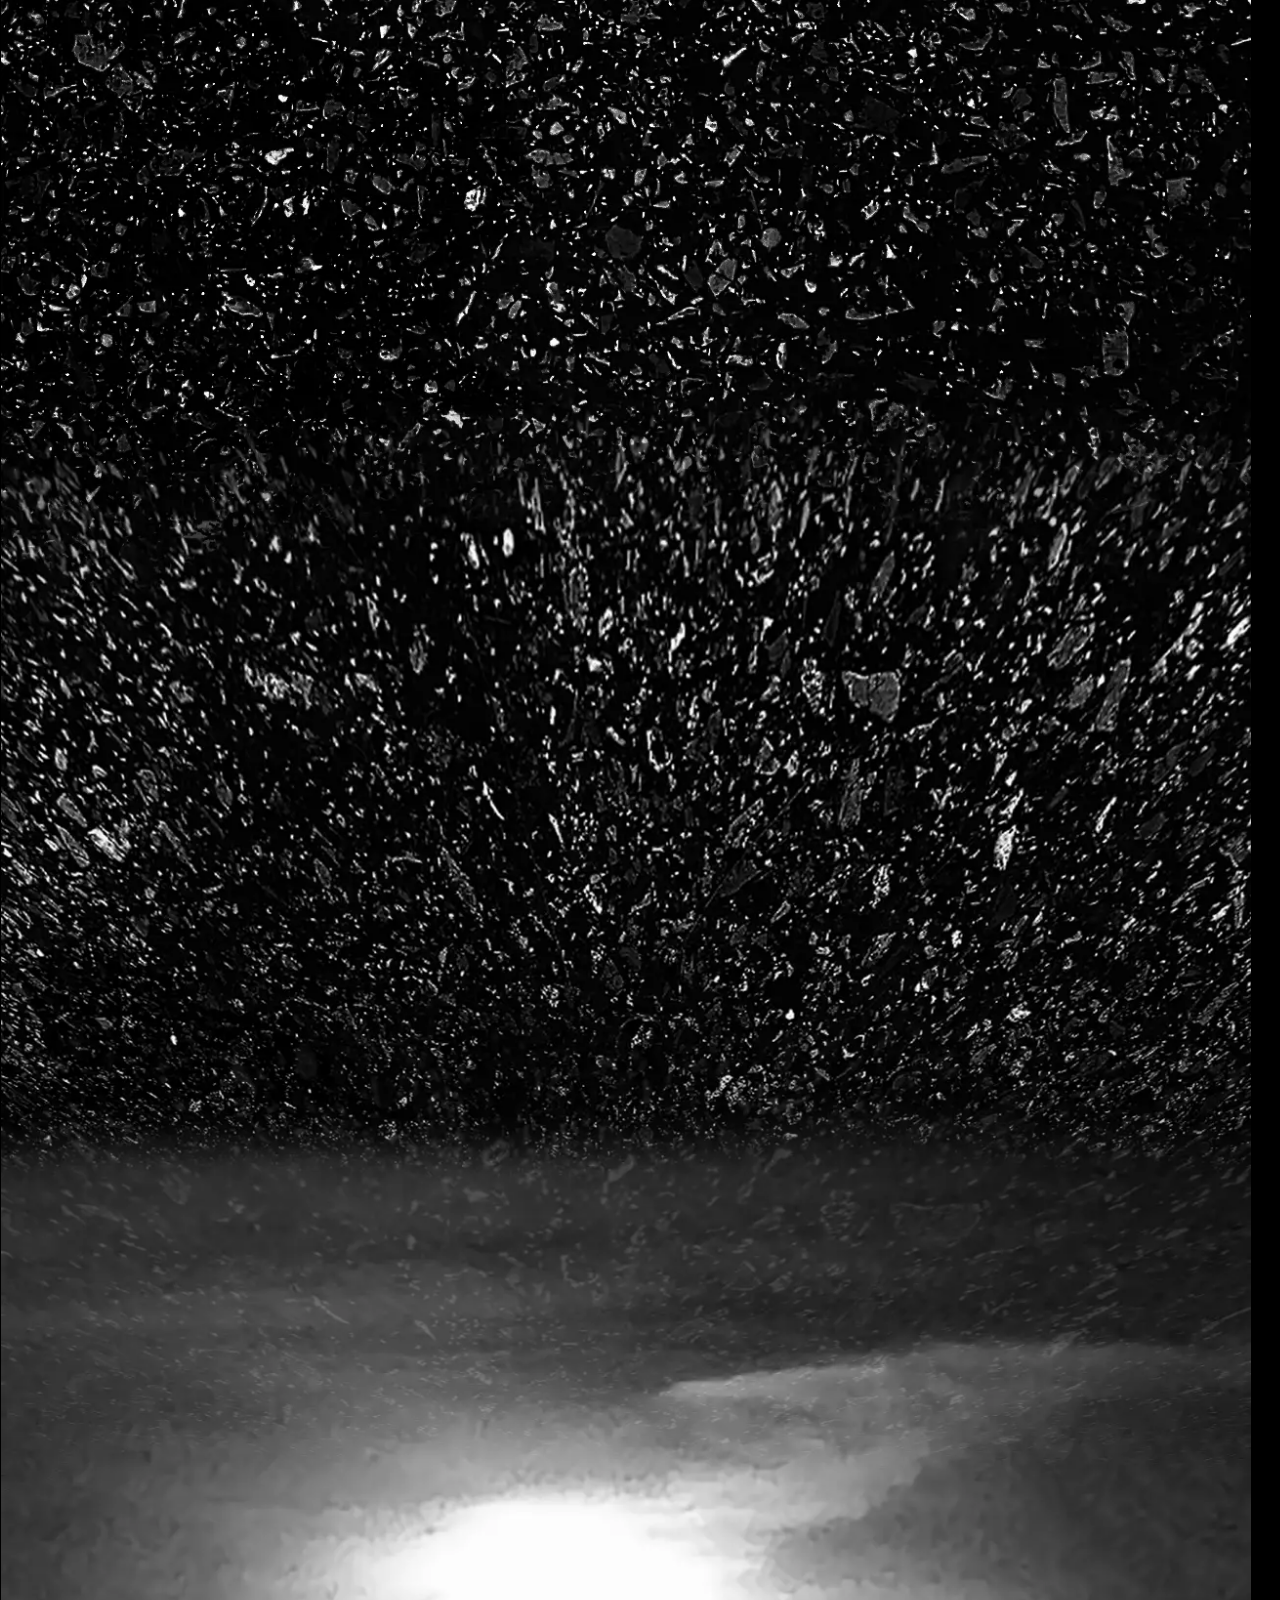
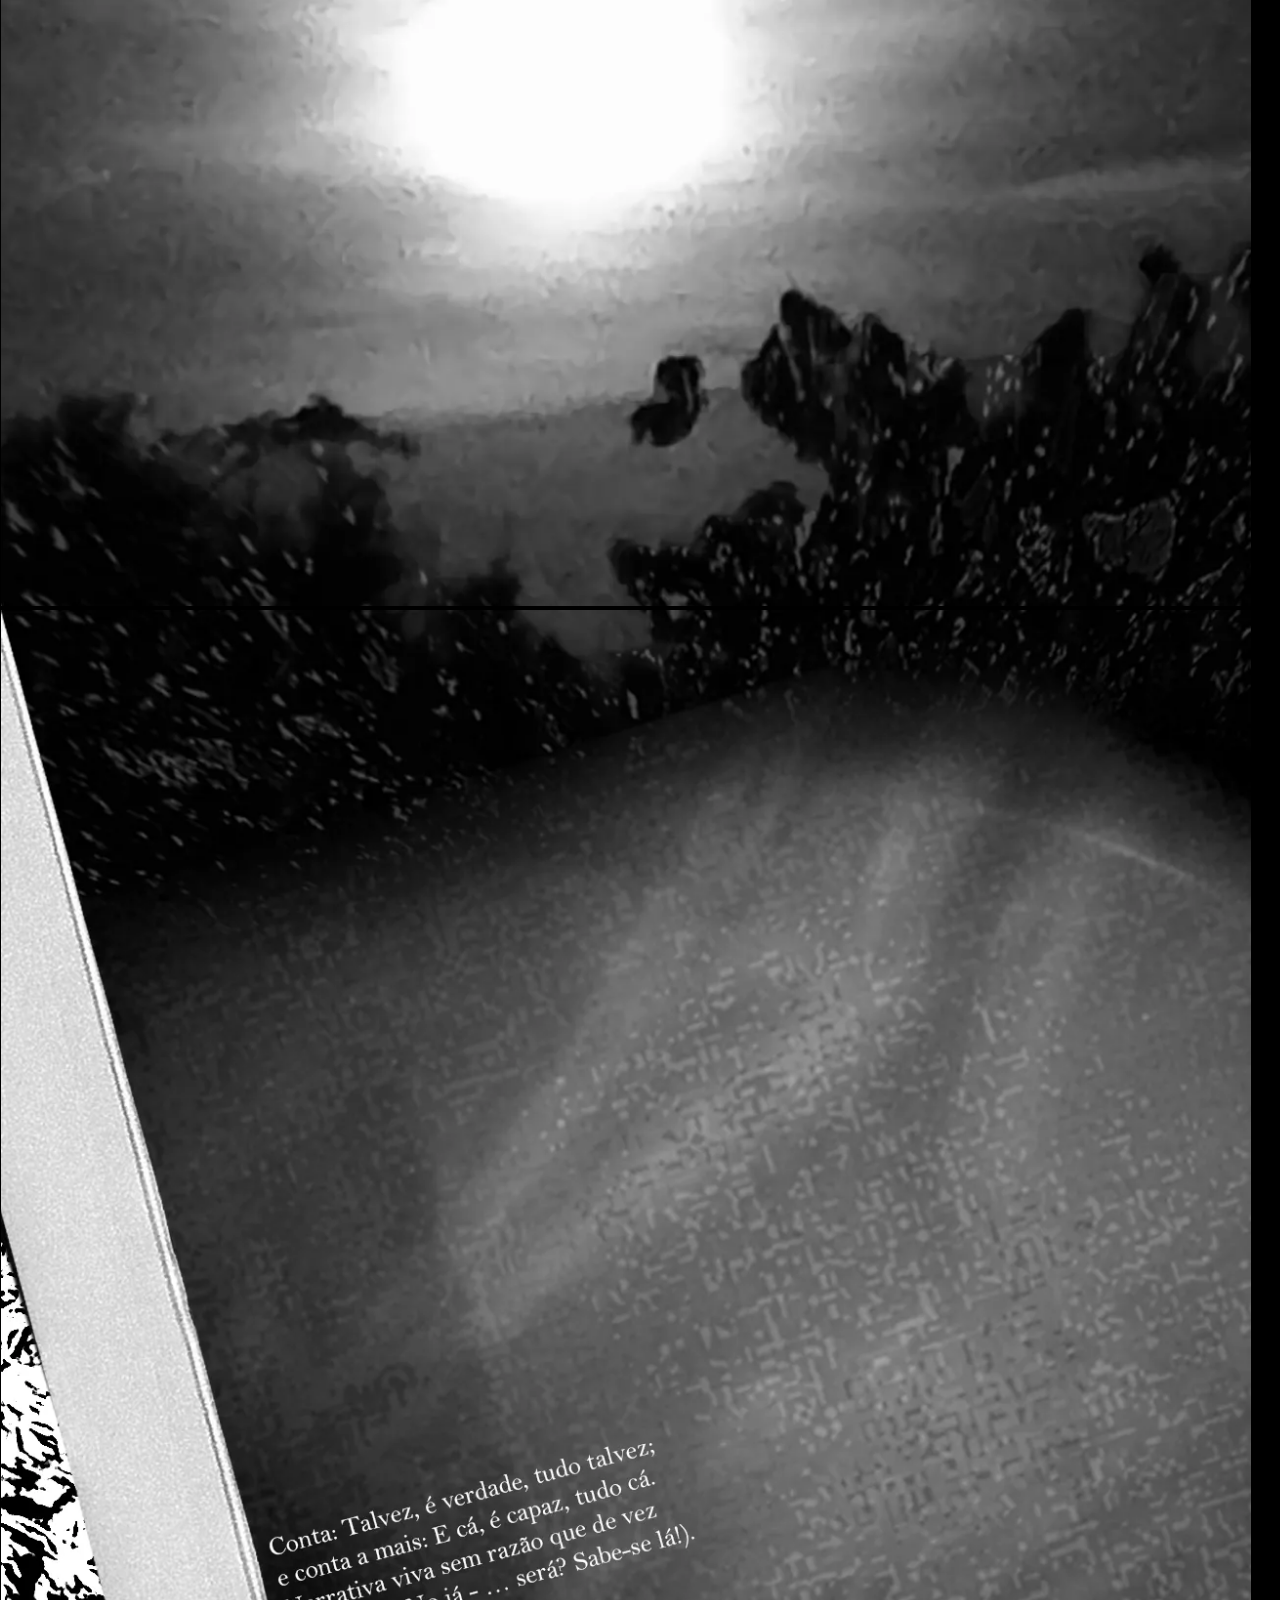
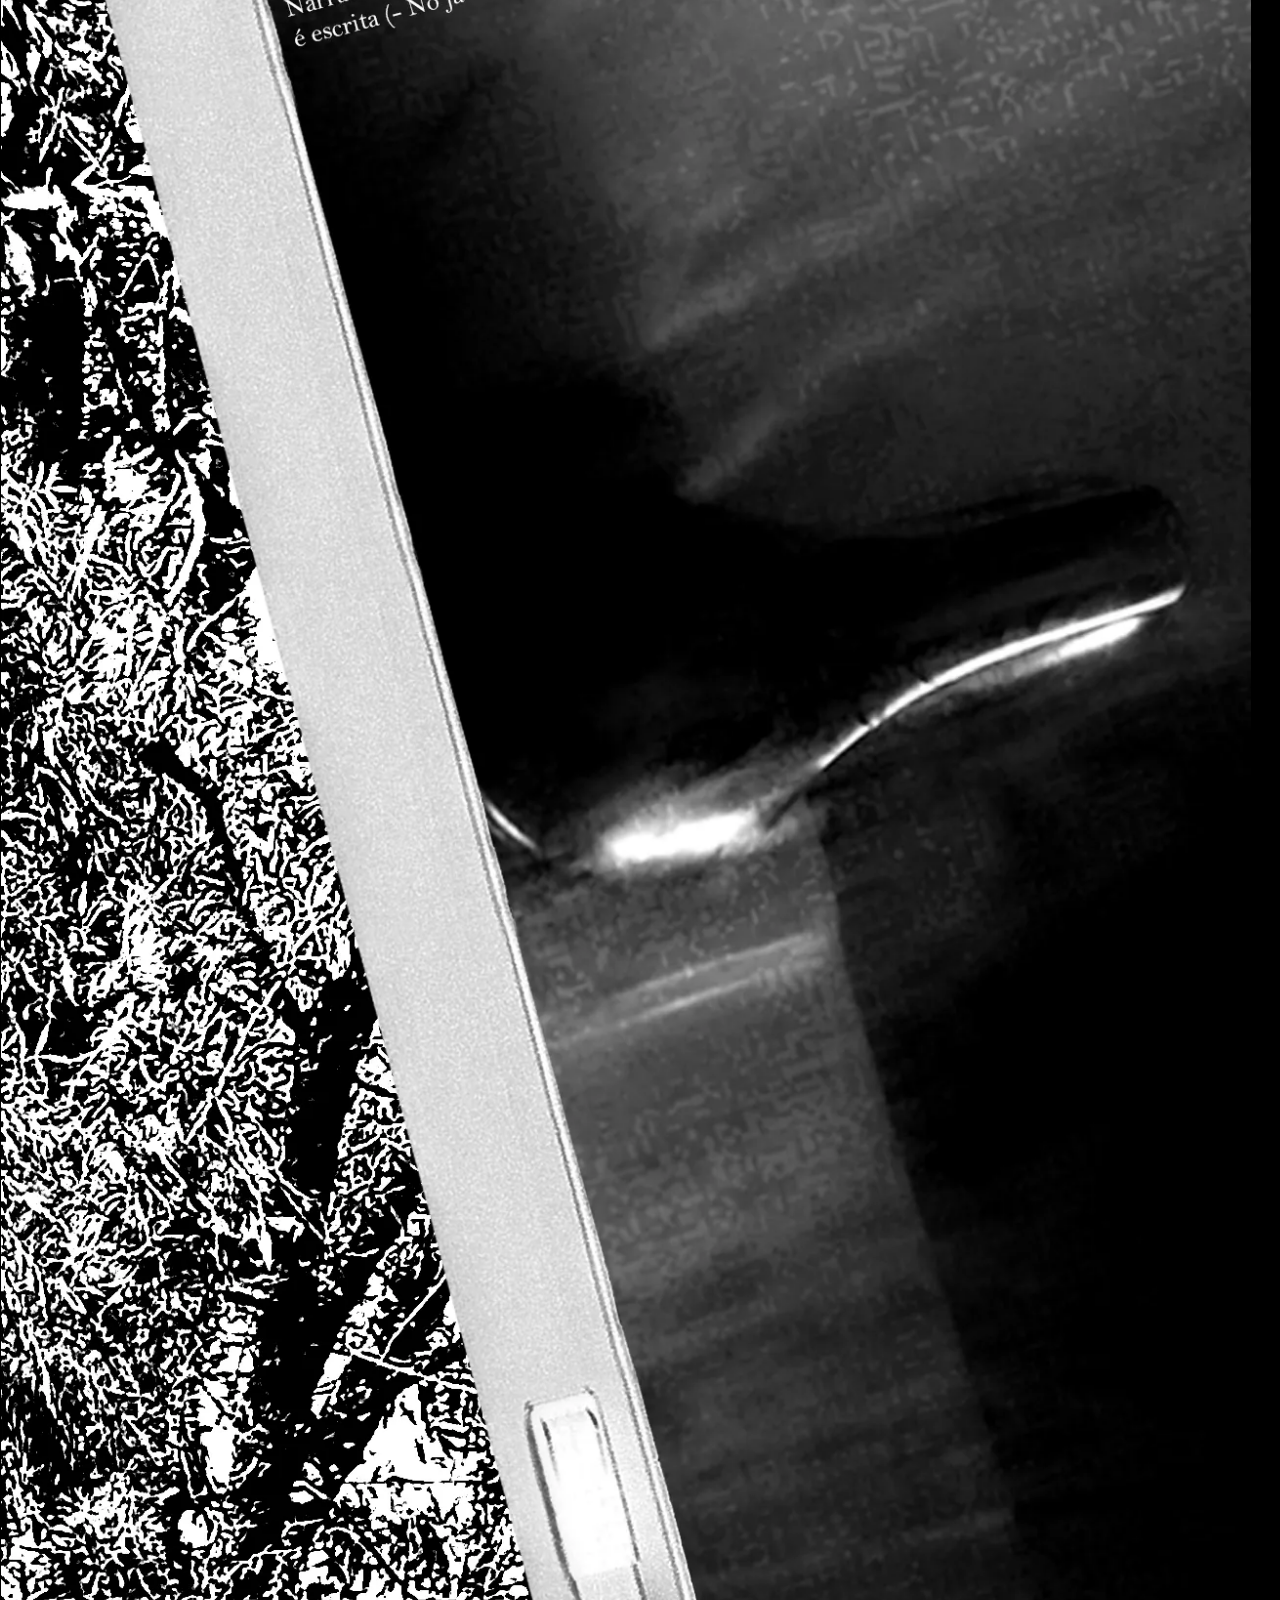
<file: O Fantasma baixa qualidade.html>
<!doctype html>

<html>
	
	<head>
	
	<meta charset="utf-8">

	<link rel="icon" type="image/x-icon" href="Capa e texto/favicon.ico">
	
	<title>O Fantasma</title>
	
	<link href="css/estilos.css" rel="stylesheet" type="text/css">
	
	<style>
	
		body {background-color: #000000};
		
	</style>
	
</head>

<body>
	  
  <div class="discurso">
	
	<img src="image/O Fantasma parte 1.webp" width="1250" height="" alt=""/>
		
    <img src="image/O Fantasma parte 2.webp" width="1250" height="" alt=""/>
		
		<br>
		
		<br>
	
		<a href="A_OLIVEIRA parte 1 baixa qualidade.html"><img src="image/botão.webp" width="1250" height="214" alt=""/></a>
	
	   </div>
	
</body>
	
</html>
</file>
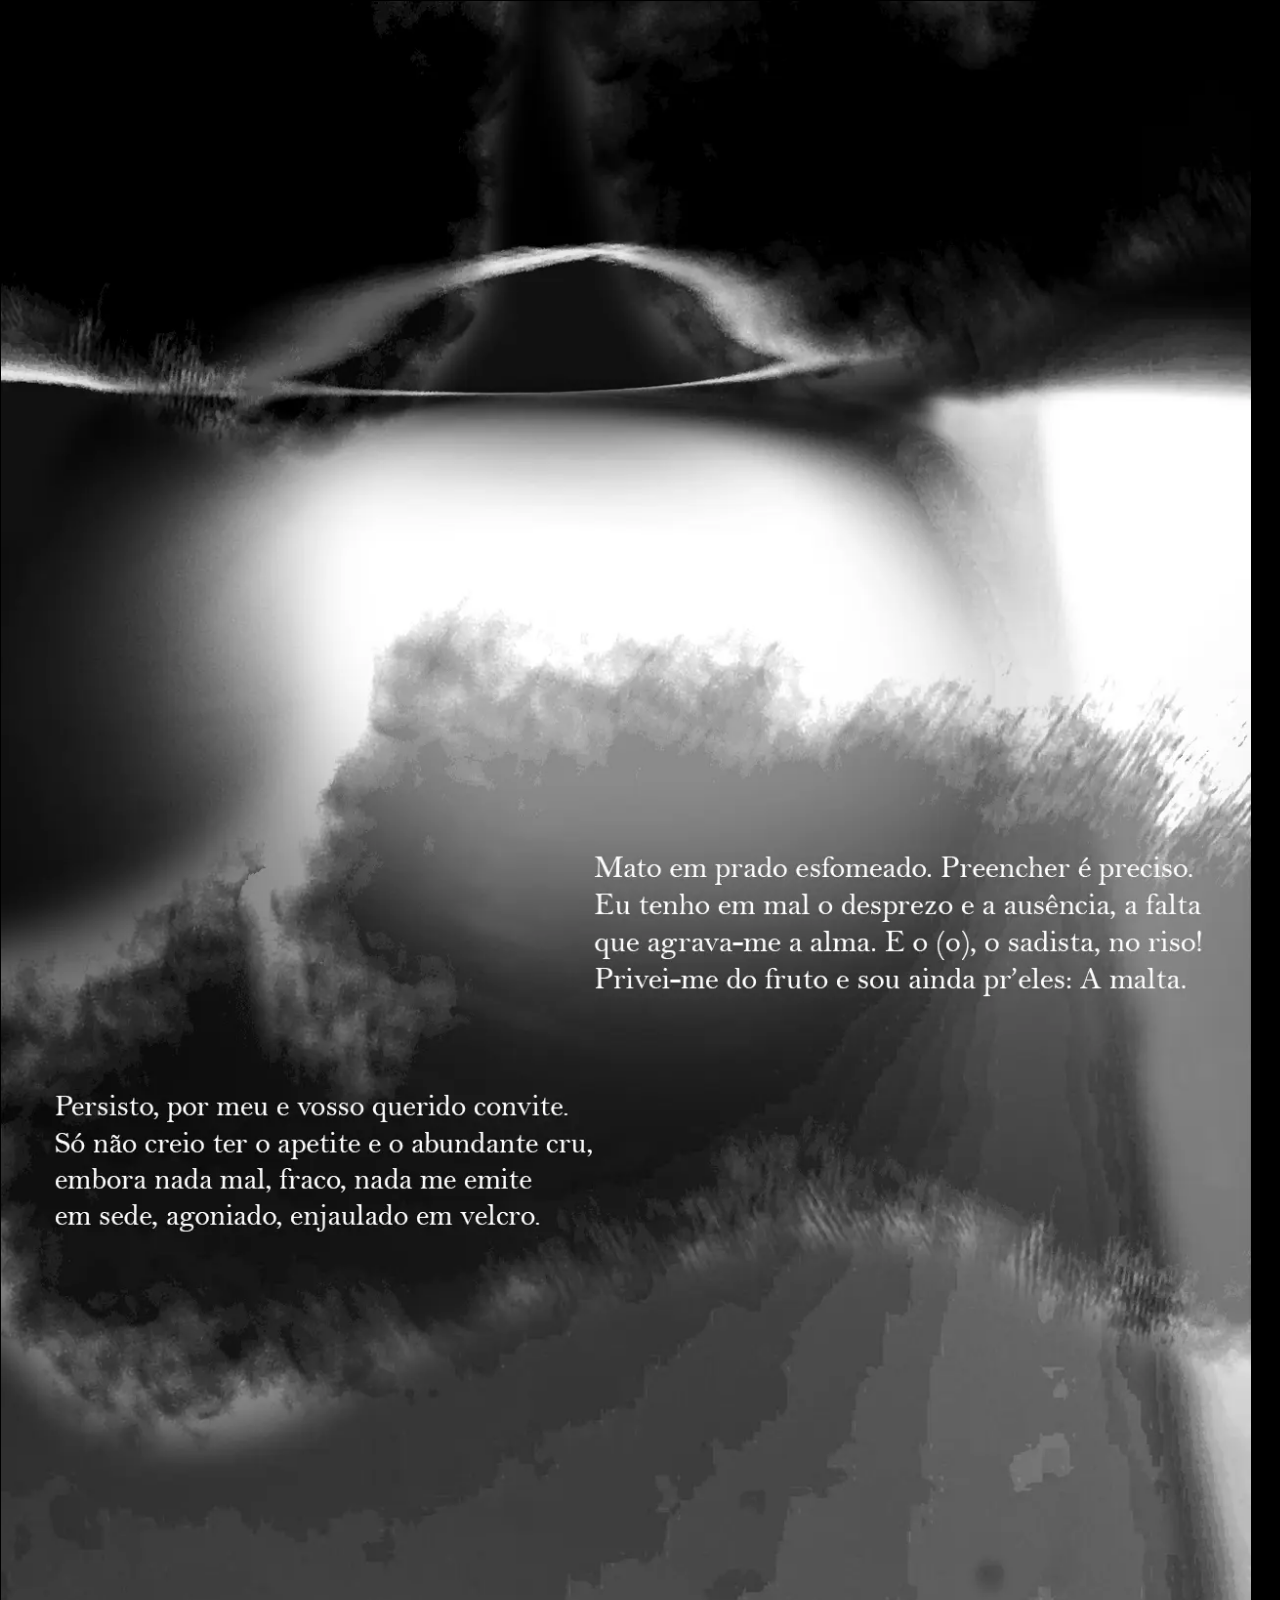
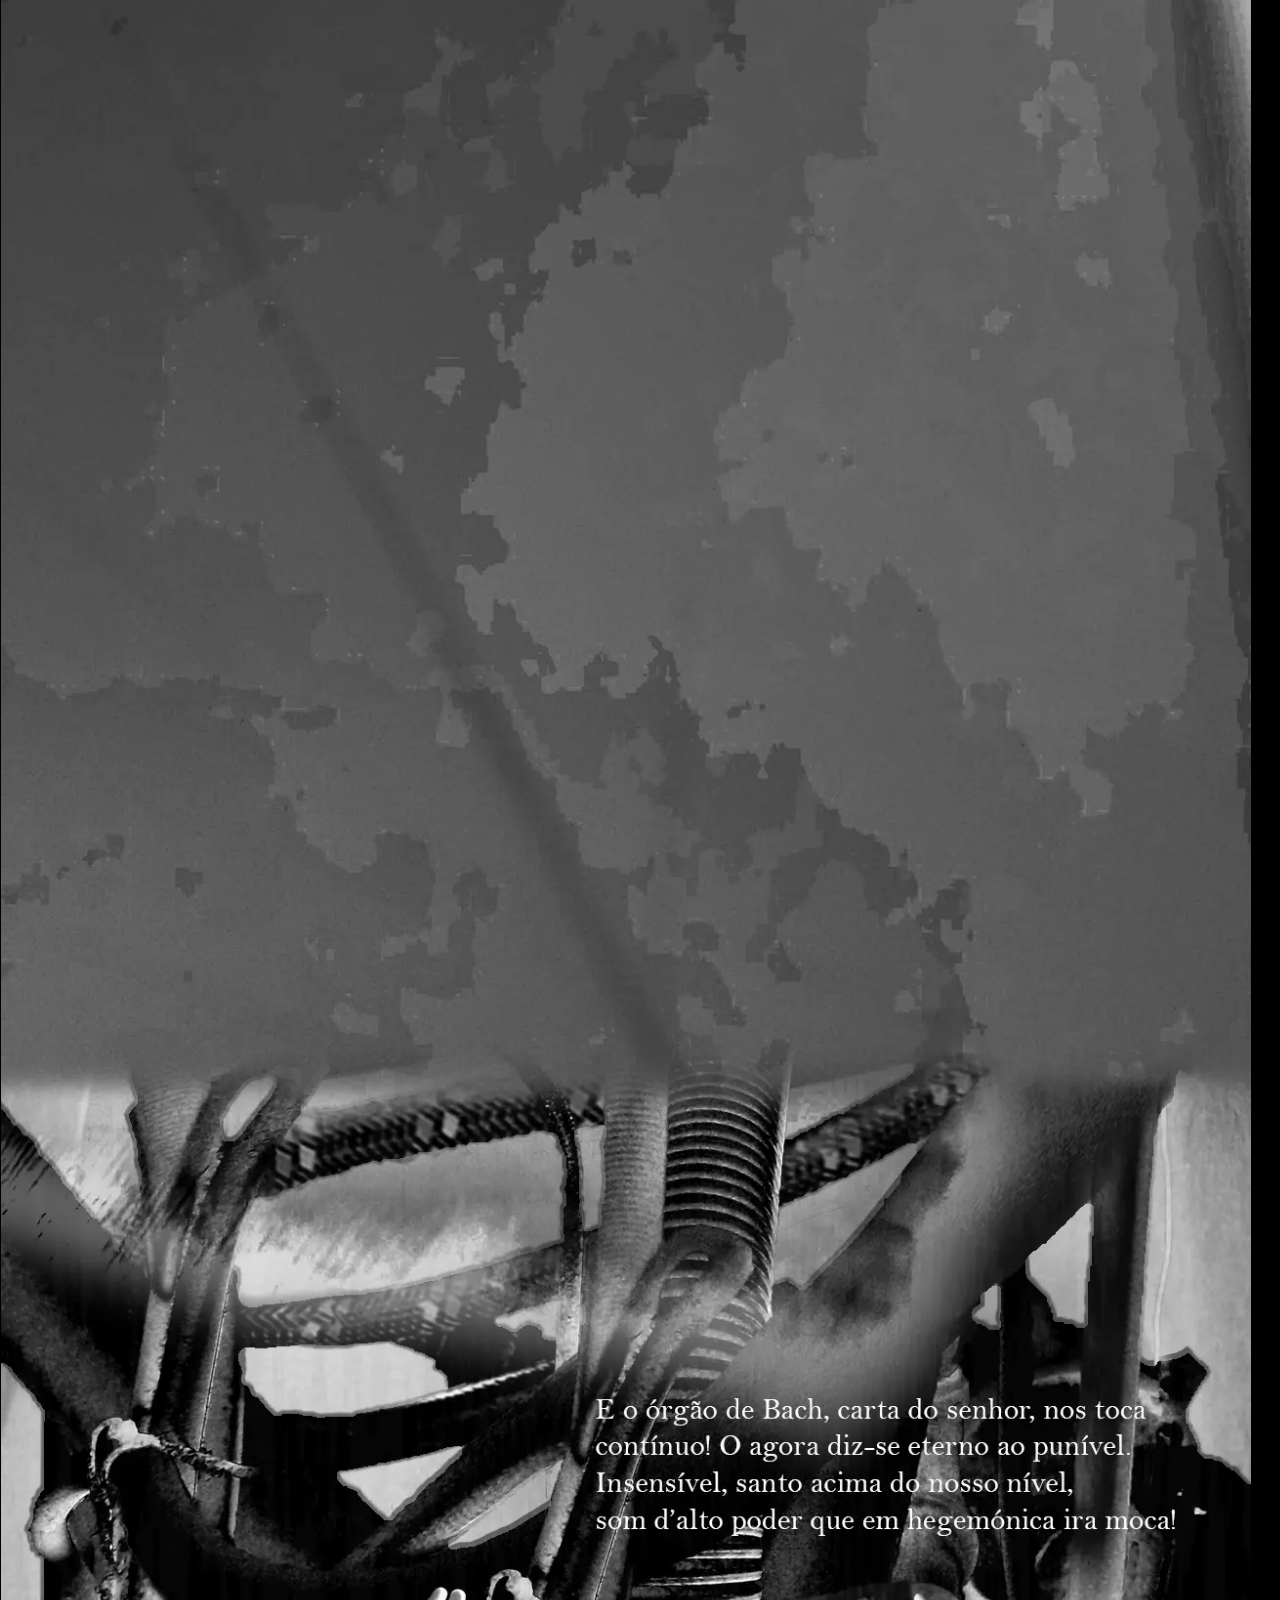
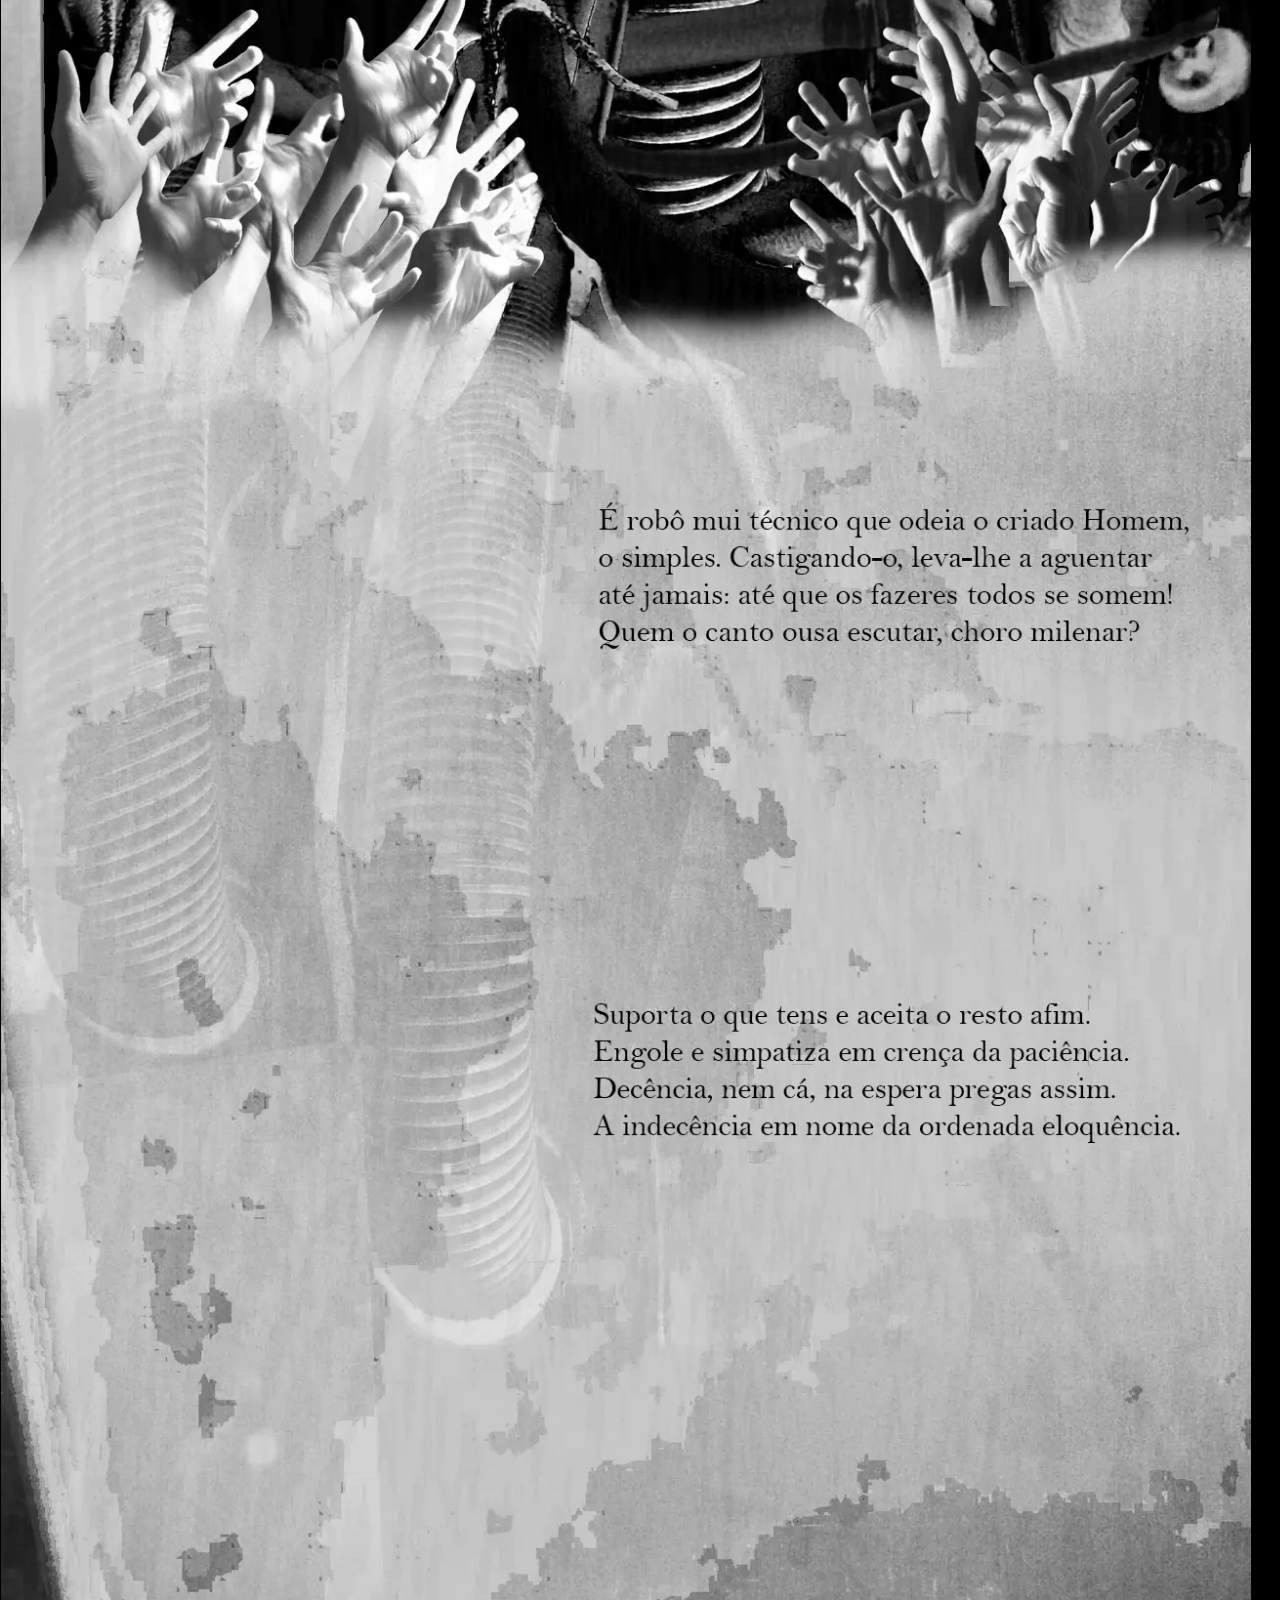
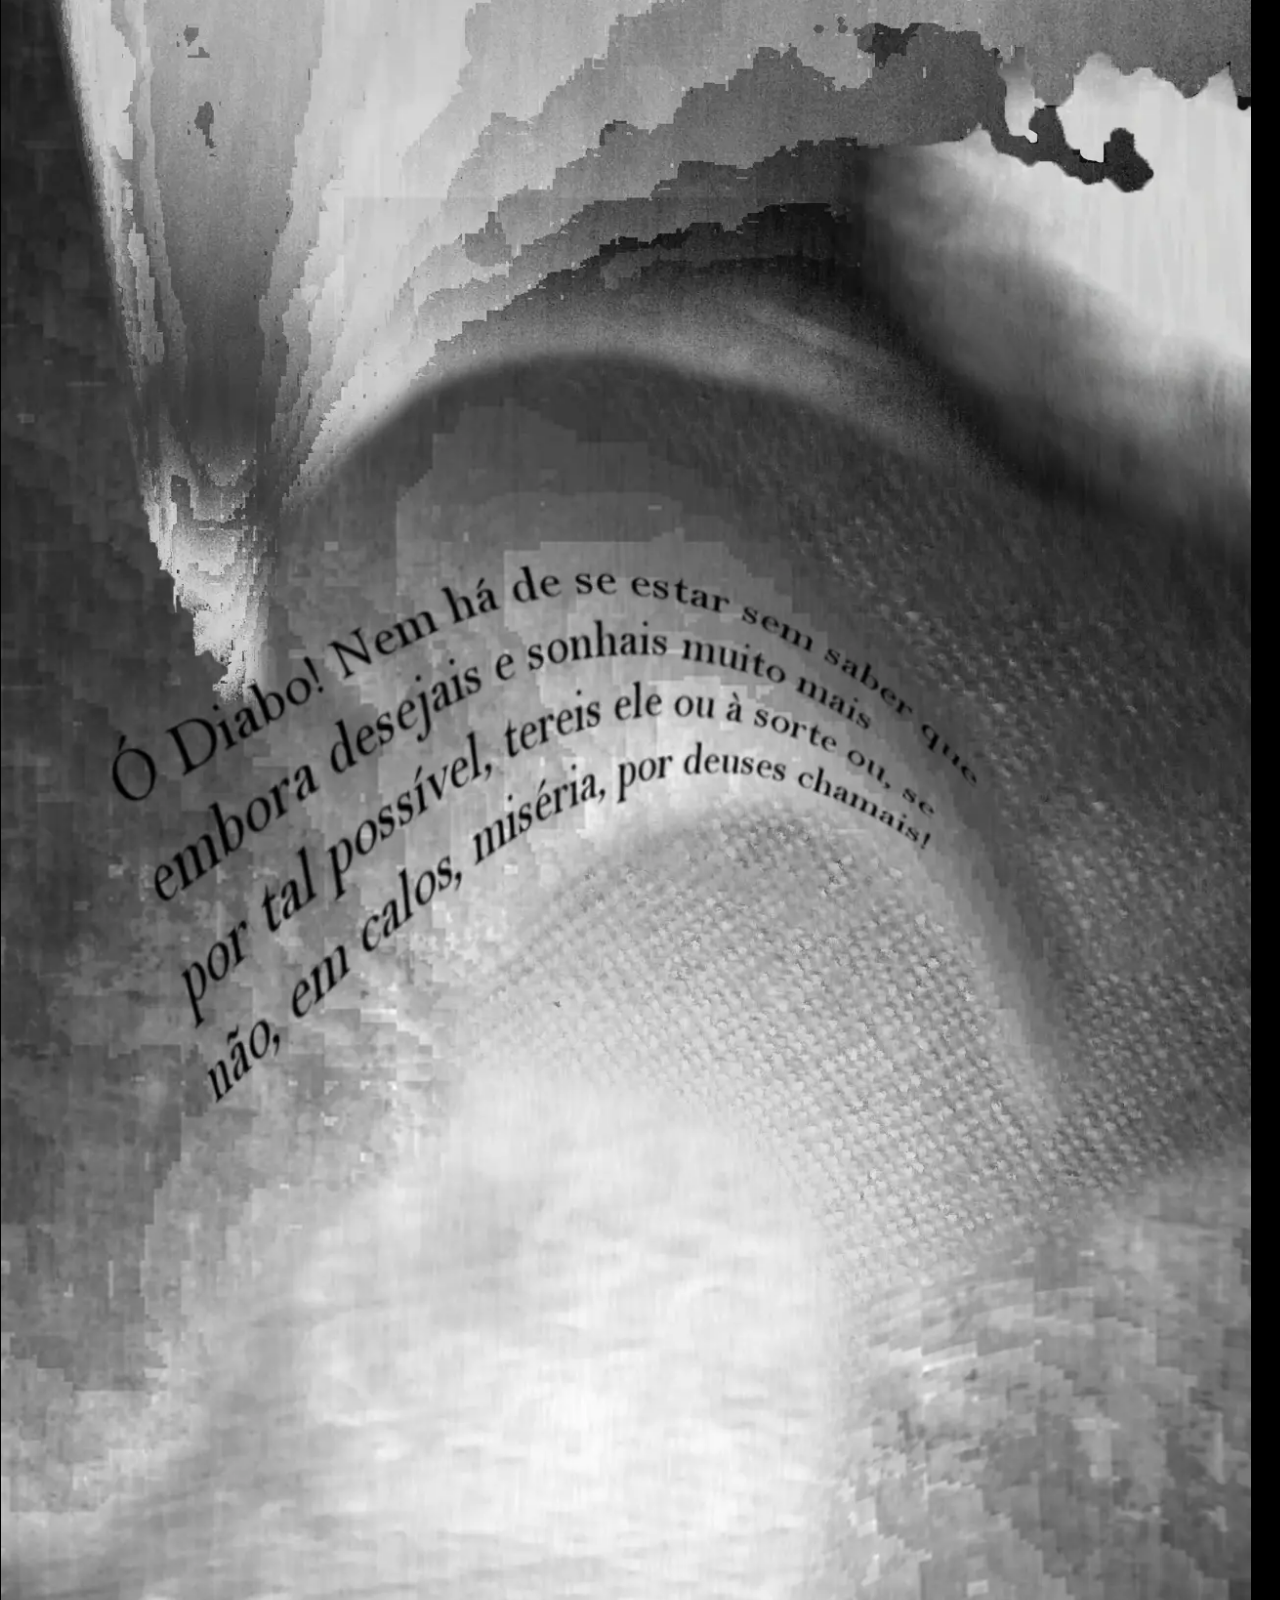
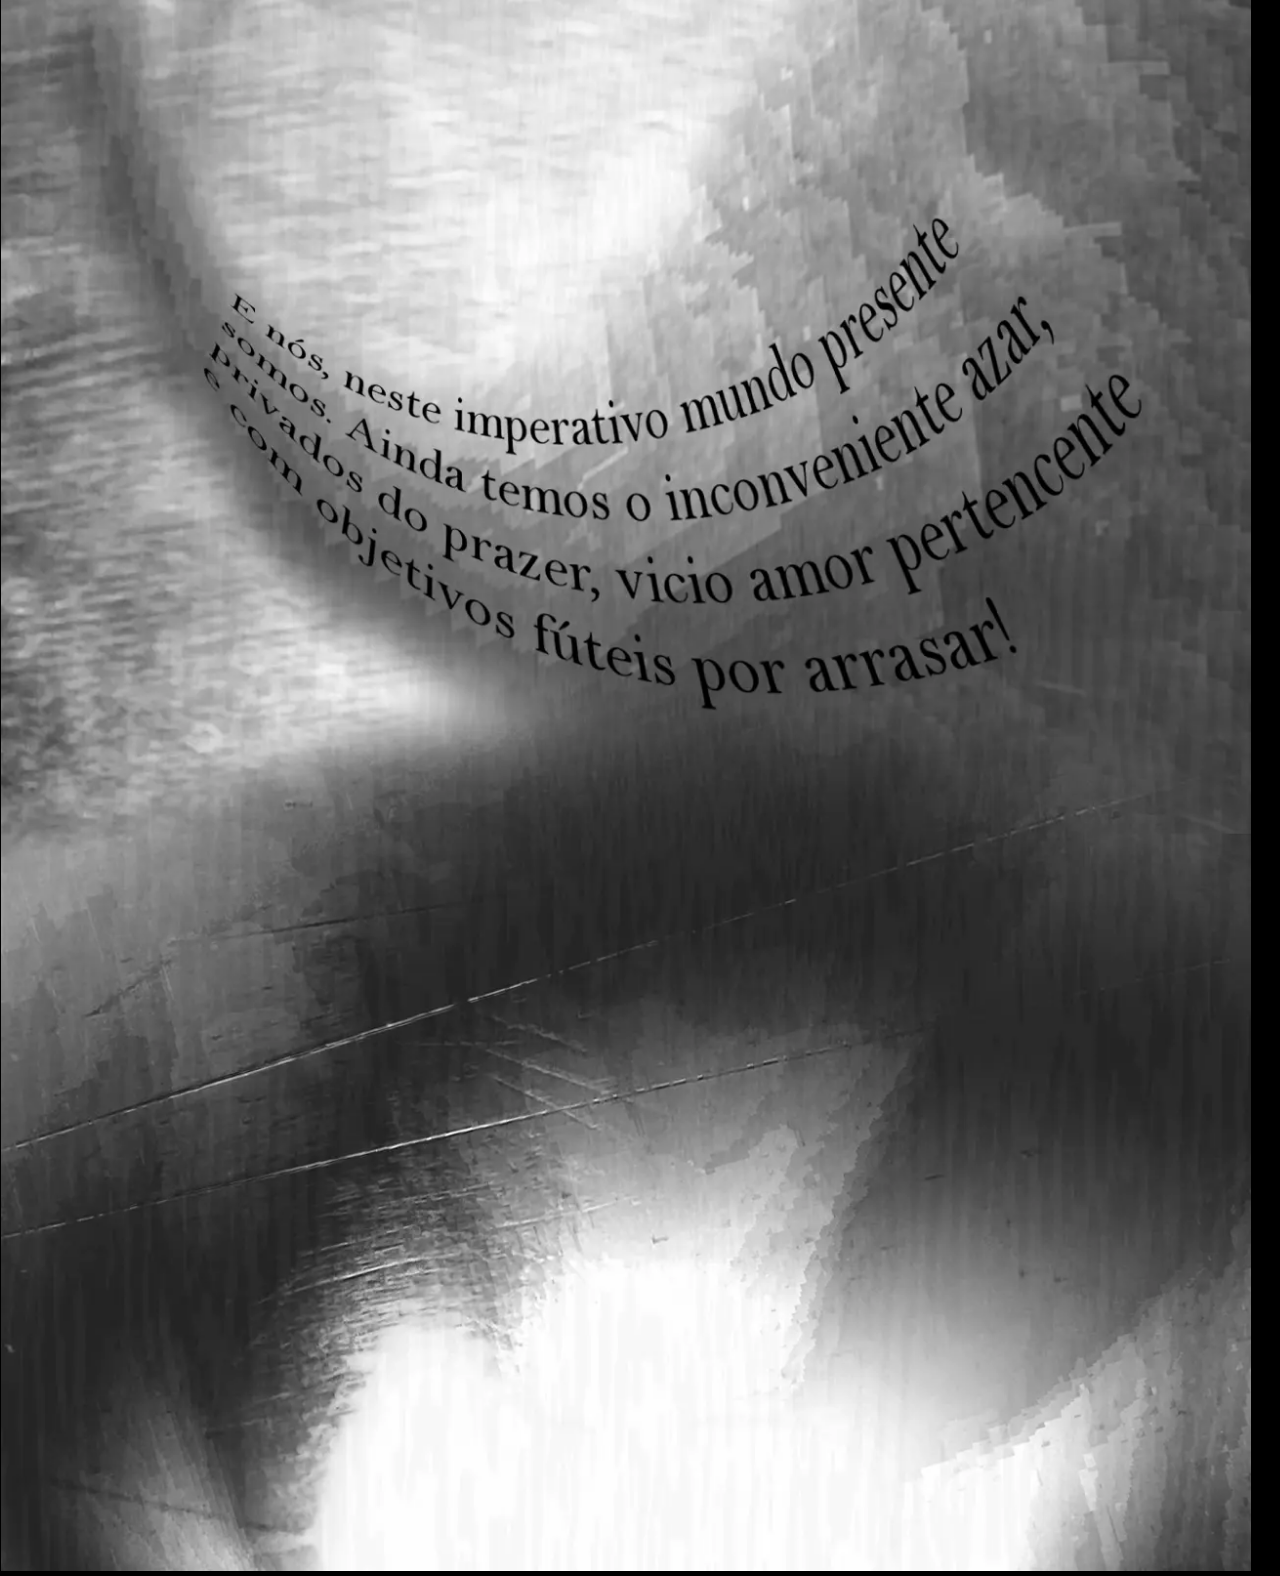
<file: O Preciso, a Força e Lotaria baixa qualidade.html>
<!doctype html>

<html>
	
  <head>
	  
    <meta charset="utf-8">

    <link rel="icon" type="image/x-icon" href="Capa e texto/favicon.ico">
	  
    <title>O Preciso, a Força e Lotaria</title>
	  
    <link href="css/estilos.css" rel="stylesheet" type="text/css">
	  
    	<style>
	
		body {background-color: #000000};
		
	</style>
	  
  </head>
	
  <body>
	  
    
      <div class="discurso">

		<center>
			  
        <img src="image/O Preciso, a Força e Lotaria.webp" width="1250" height="" alt="O Preciso, a Força e Lotaria"/>
		  
		</center>
		  
      </div>
	  
  </body>
	
</html>
</file>
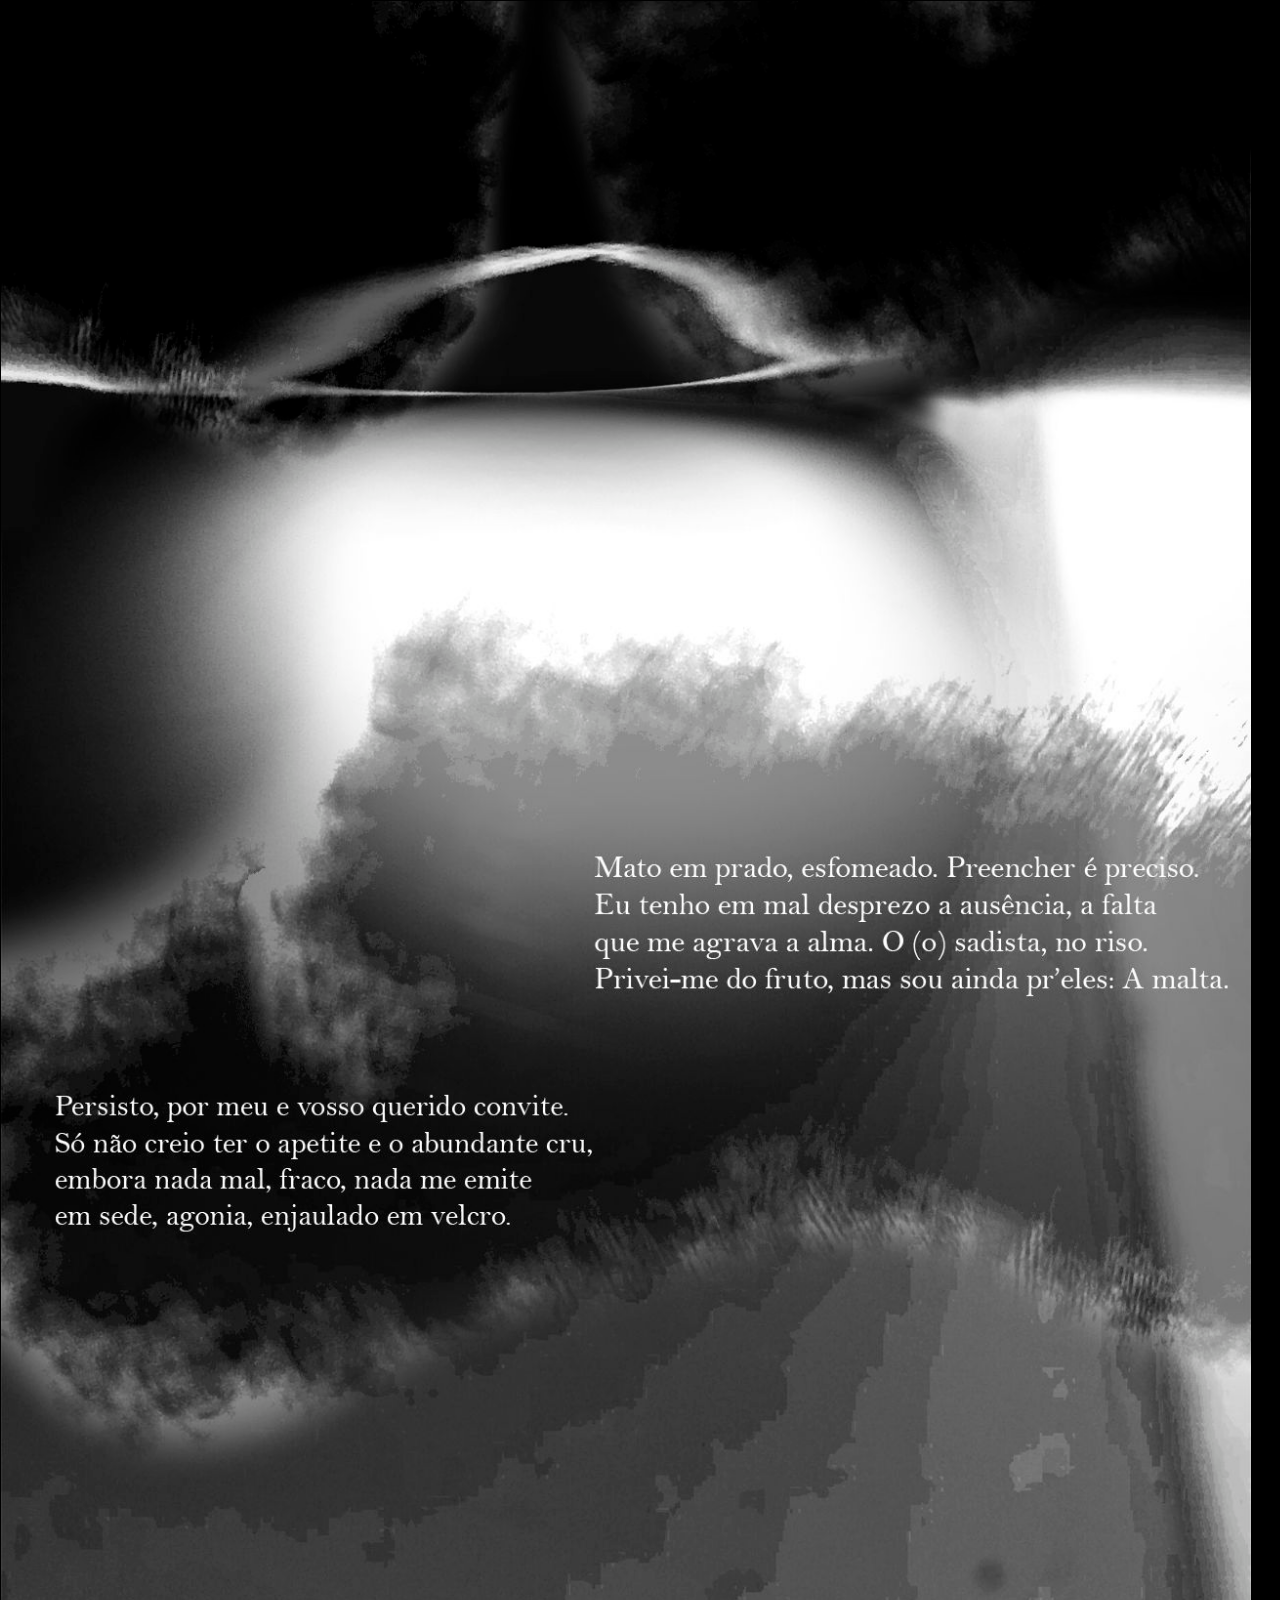
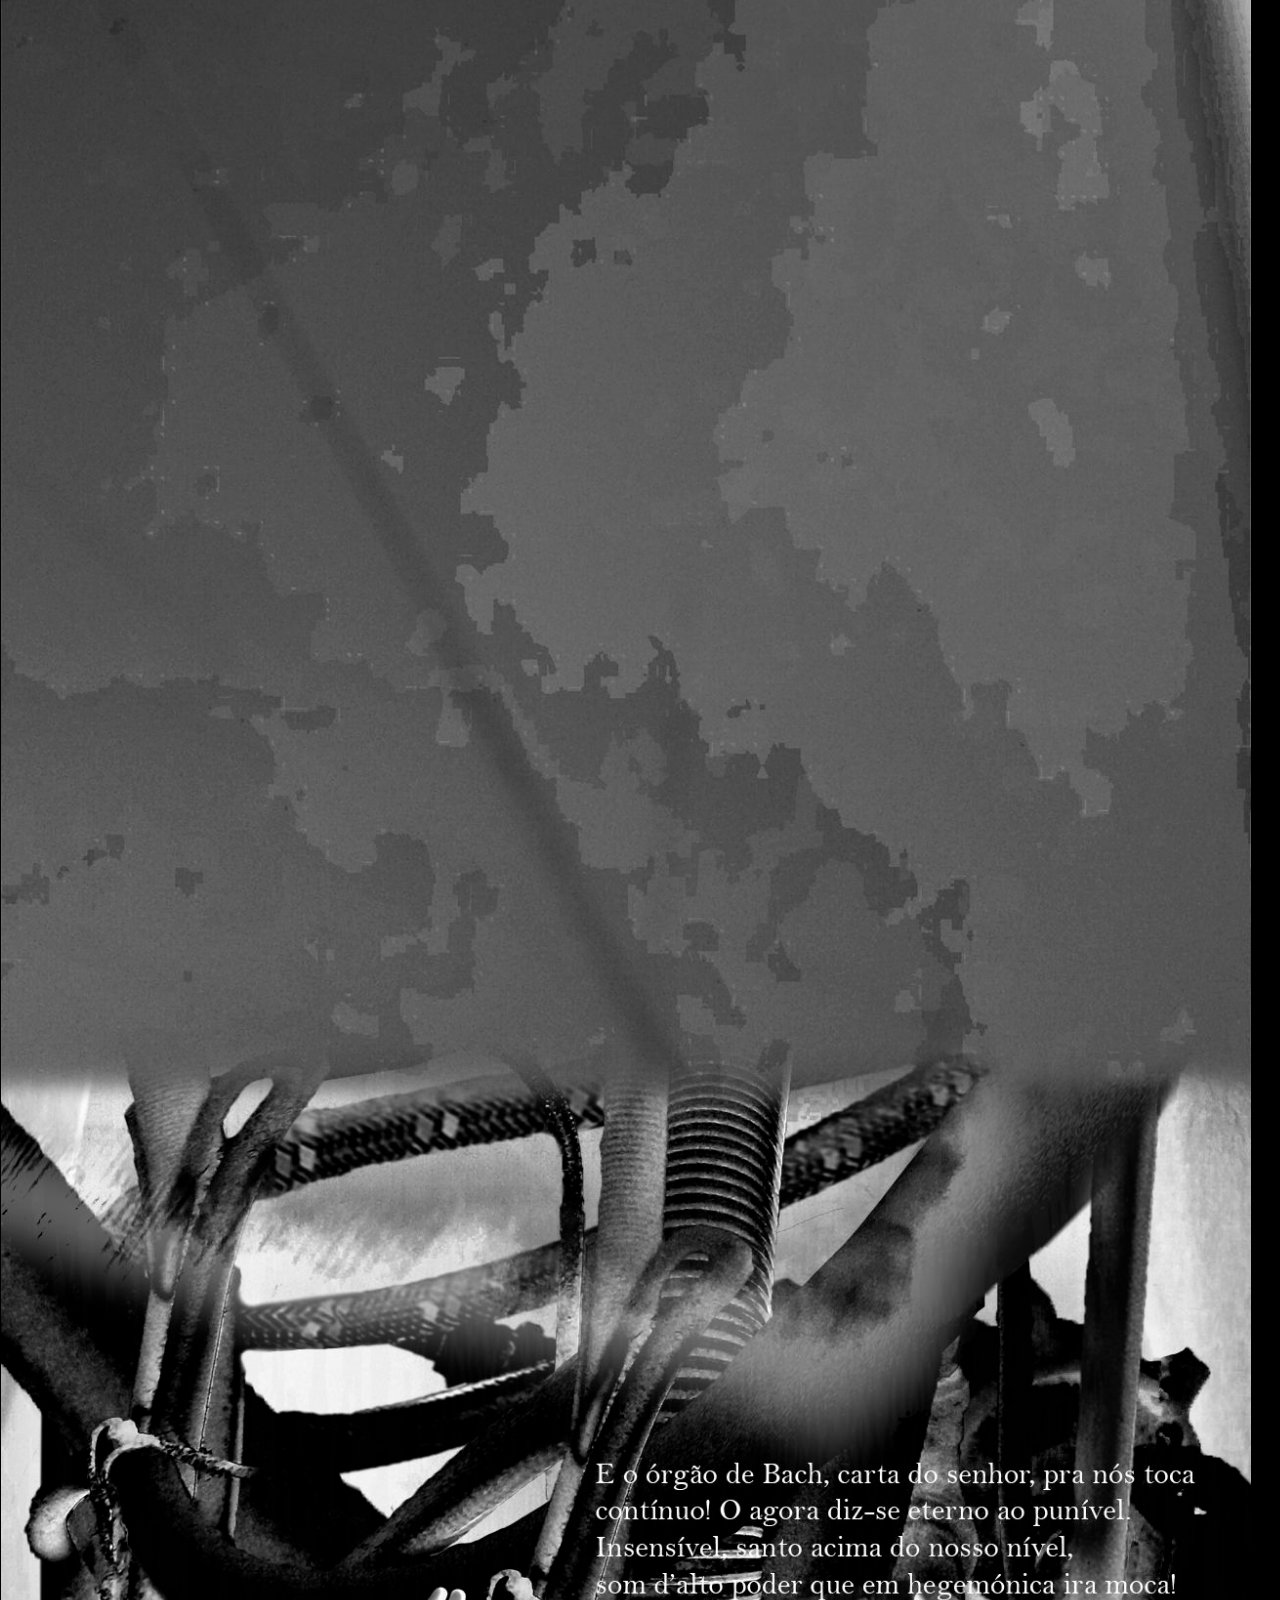
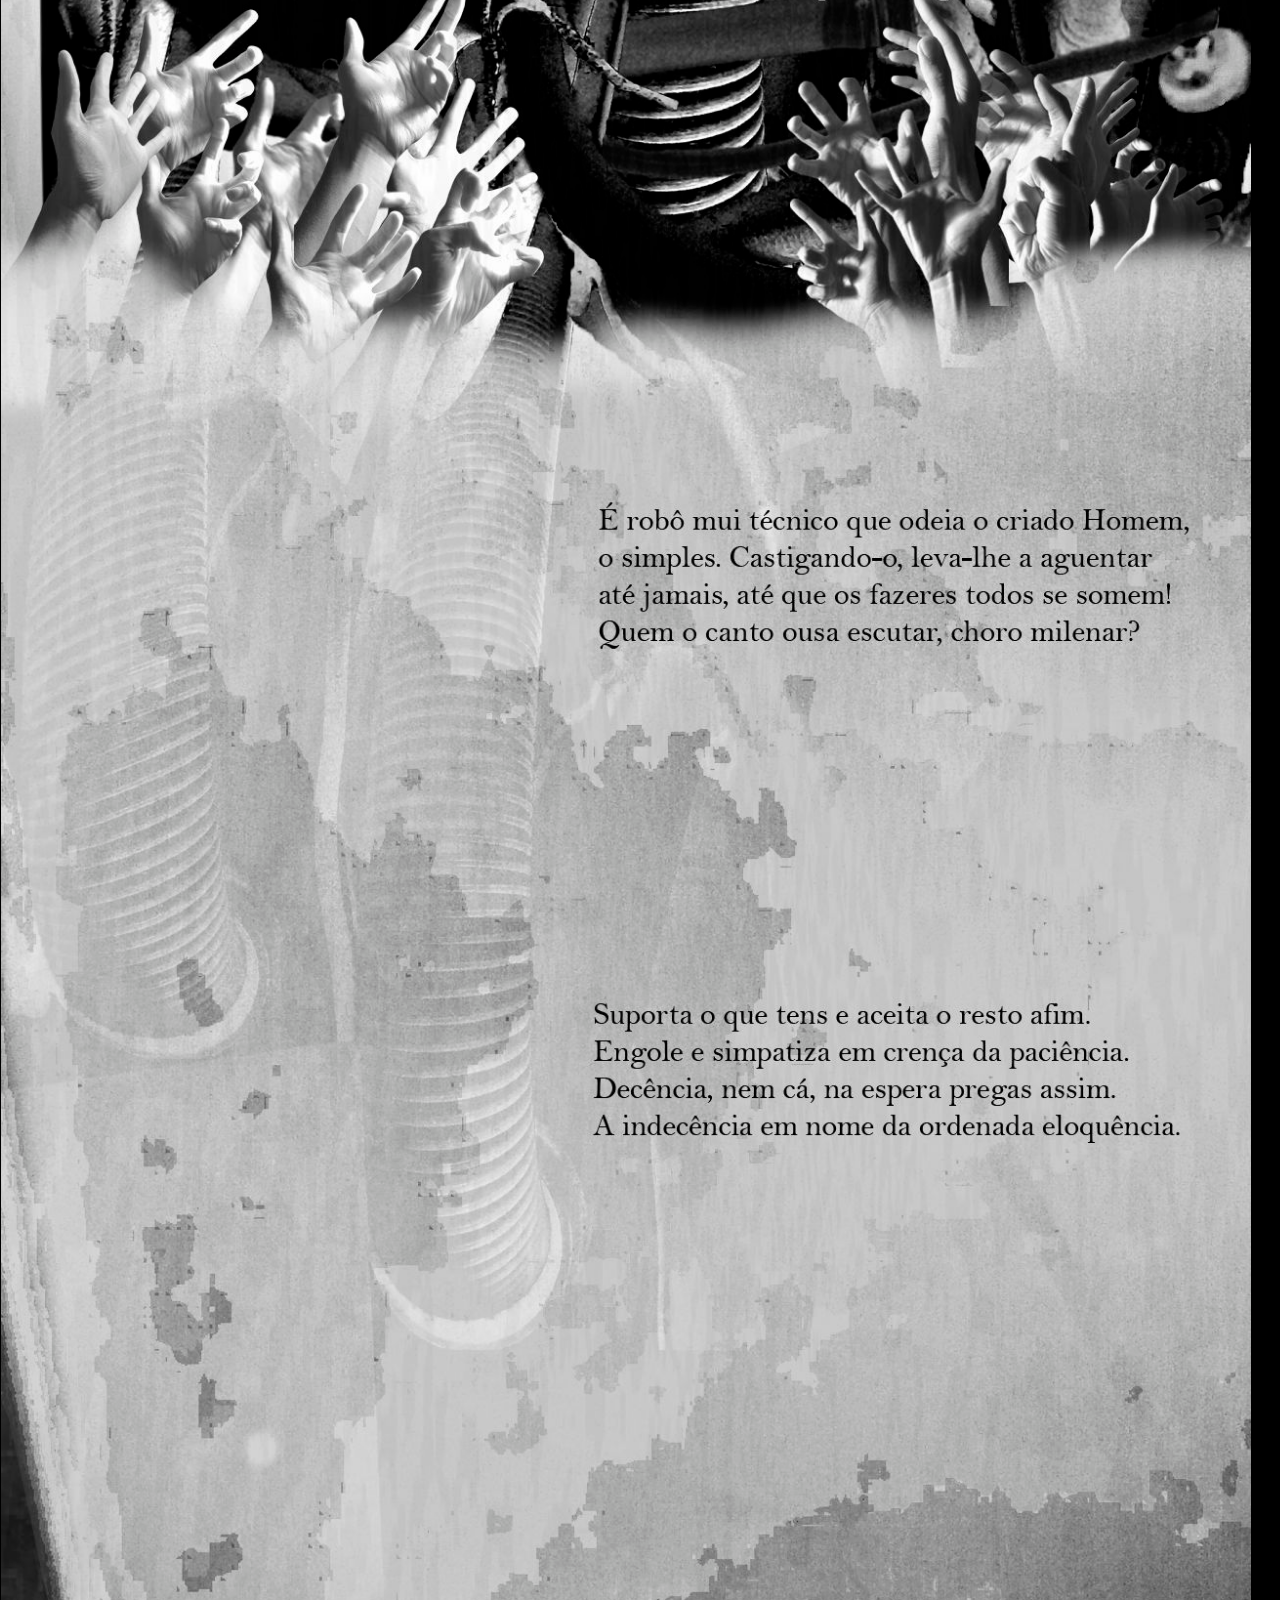
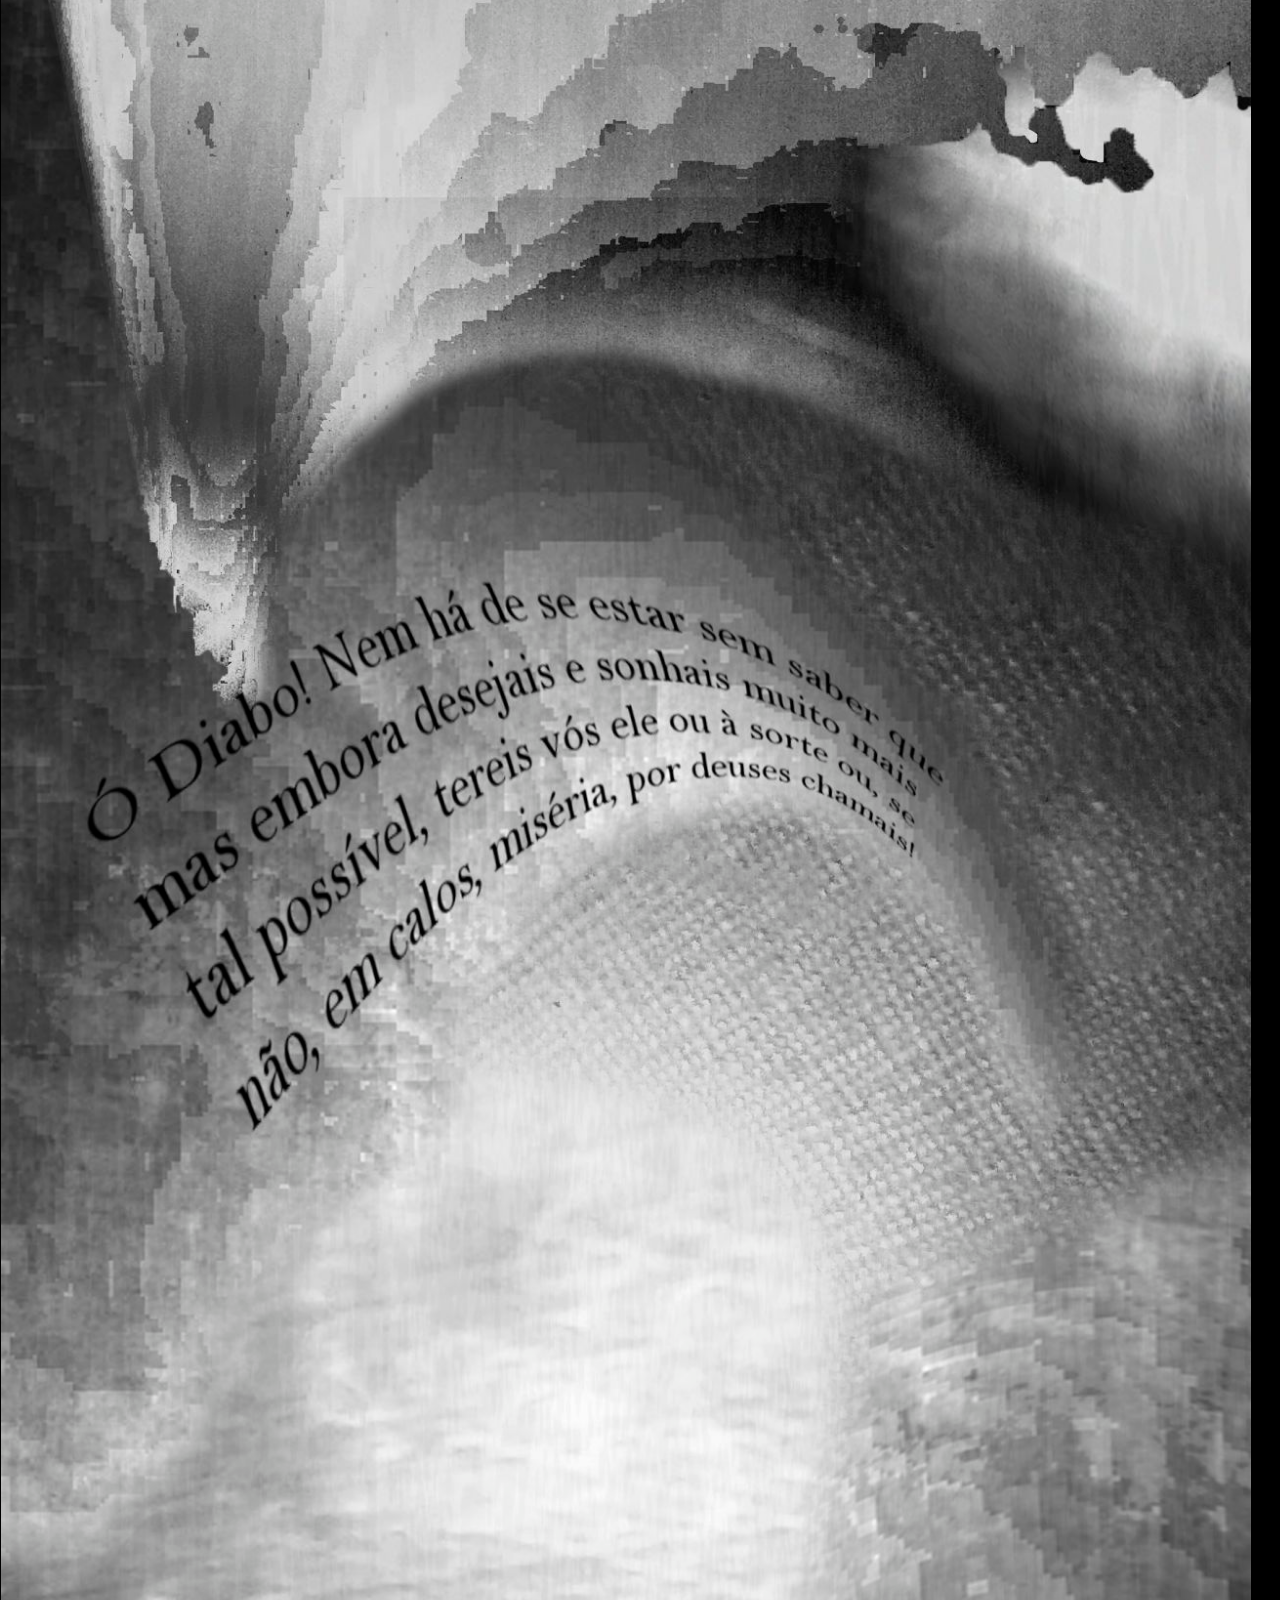
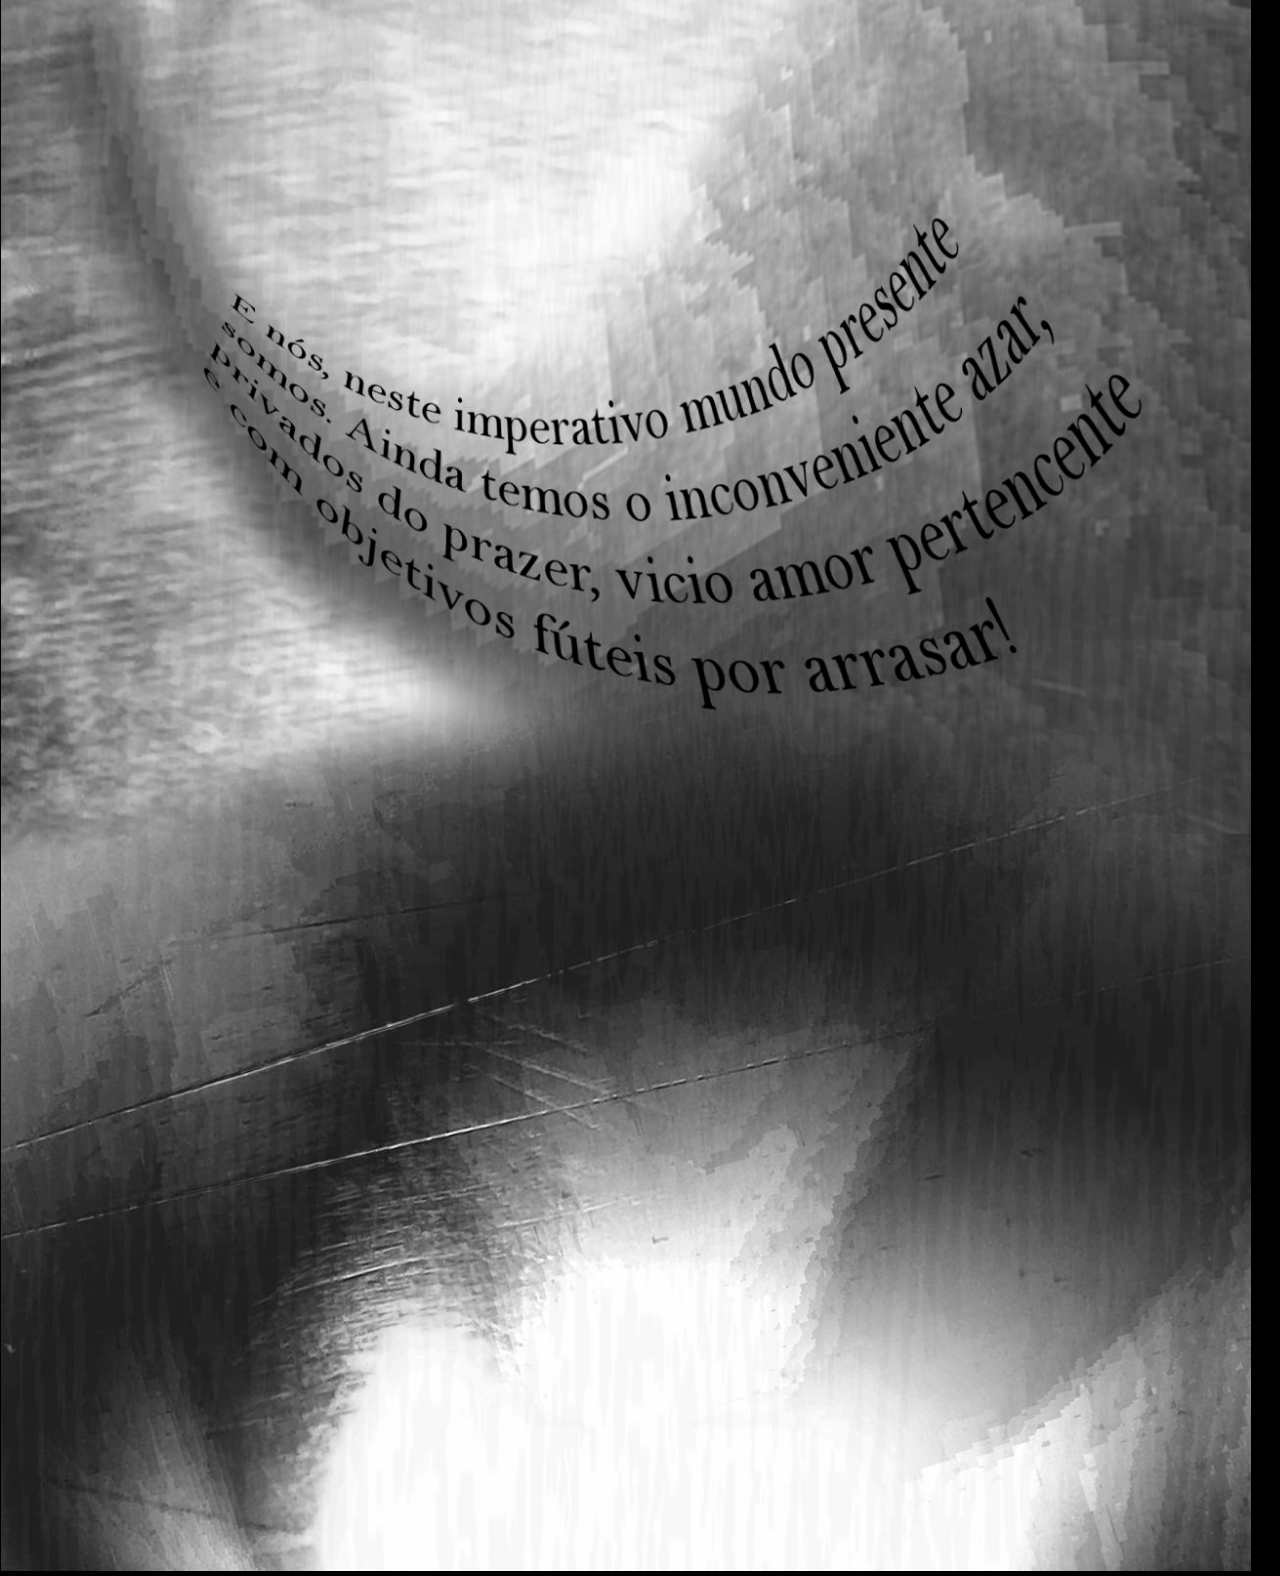
<file: O Preciso, a Força e Lotaria.html>
<!doctype html>

<html>
	
  <head>
	  
    <meta charset="utf-8">
	  
    <title>O Preciso, a Força e Lotaria</title>
	  
    <link href="css/estilos.css" rel="stylesheet" type="text/css">
	  
    	<style>
	
		body {background-color: #000000};
		
	</style>
	  
  </head>
	
  <body>
	  
    
      <div class="discurso">

		<center>
			  
        <img src="image/O Preciso, a Força e Lotaria.jpg" width="1250" height="" alt="O Preciso, a Força e Lotaria"/>
		  
		</center>
		  
      </div>
	  
  </body>
	
</html>
</file>
<file: css/estilos.css>
.discurso {
    width: 1250px;
    margin-bottom: -7px;
    margin-left: -7px;
    margin-right: -7px;
    margin-top: -7px;
}
.styles {
	
}
.center-content {
        text-align: center;
      }
.footer {
	
      }
</file>
